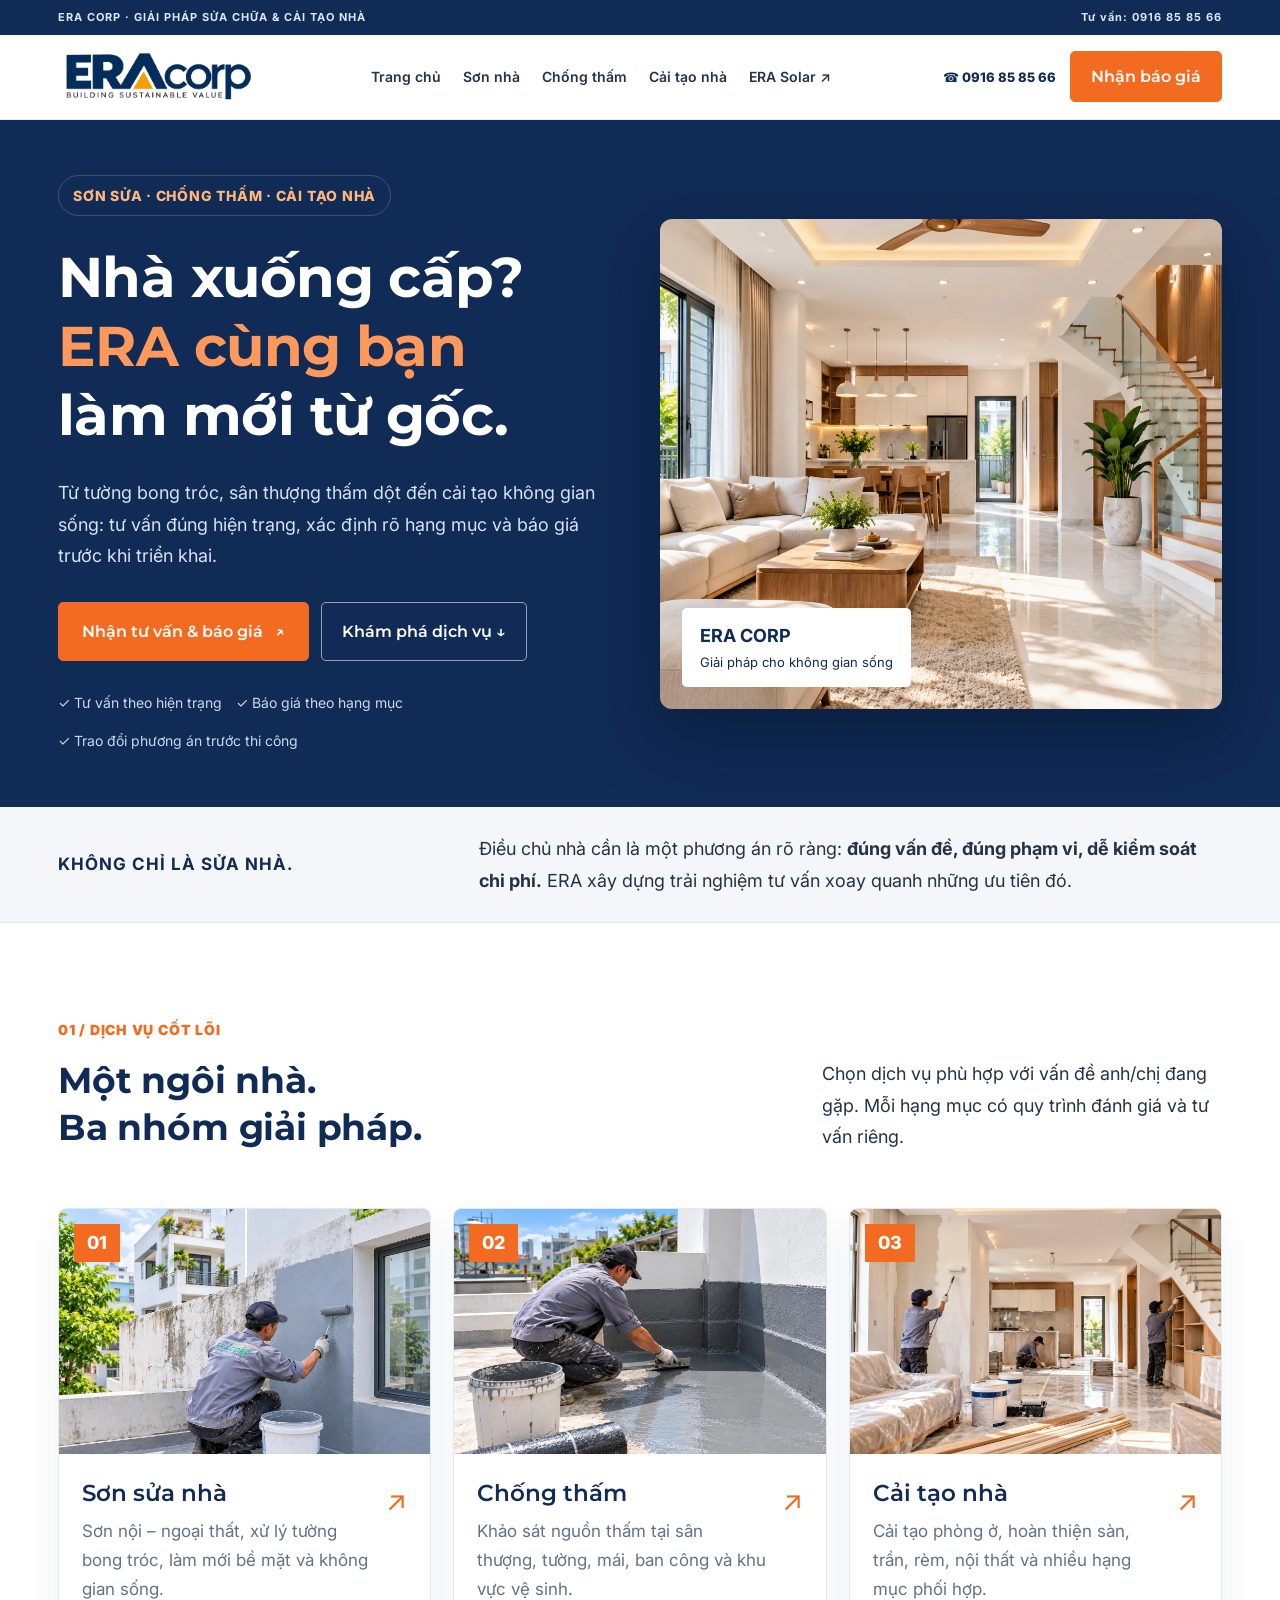
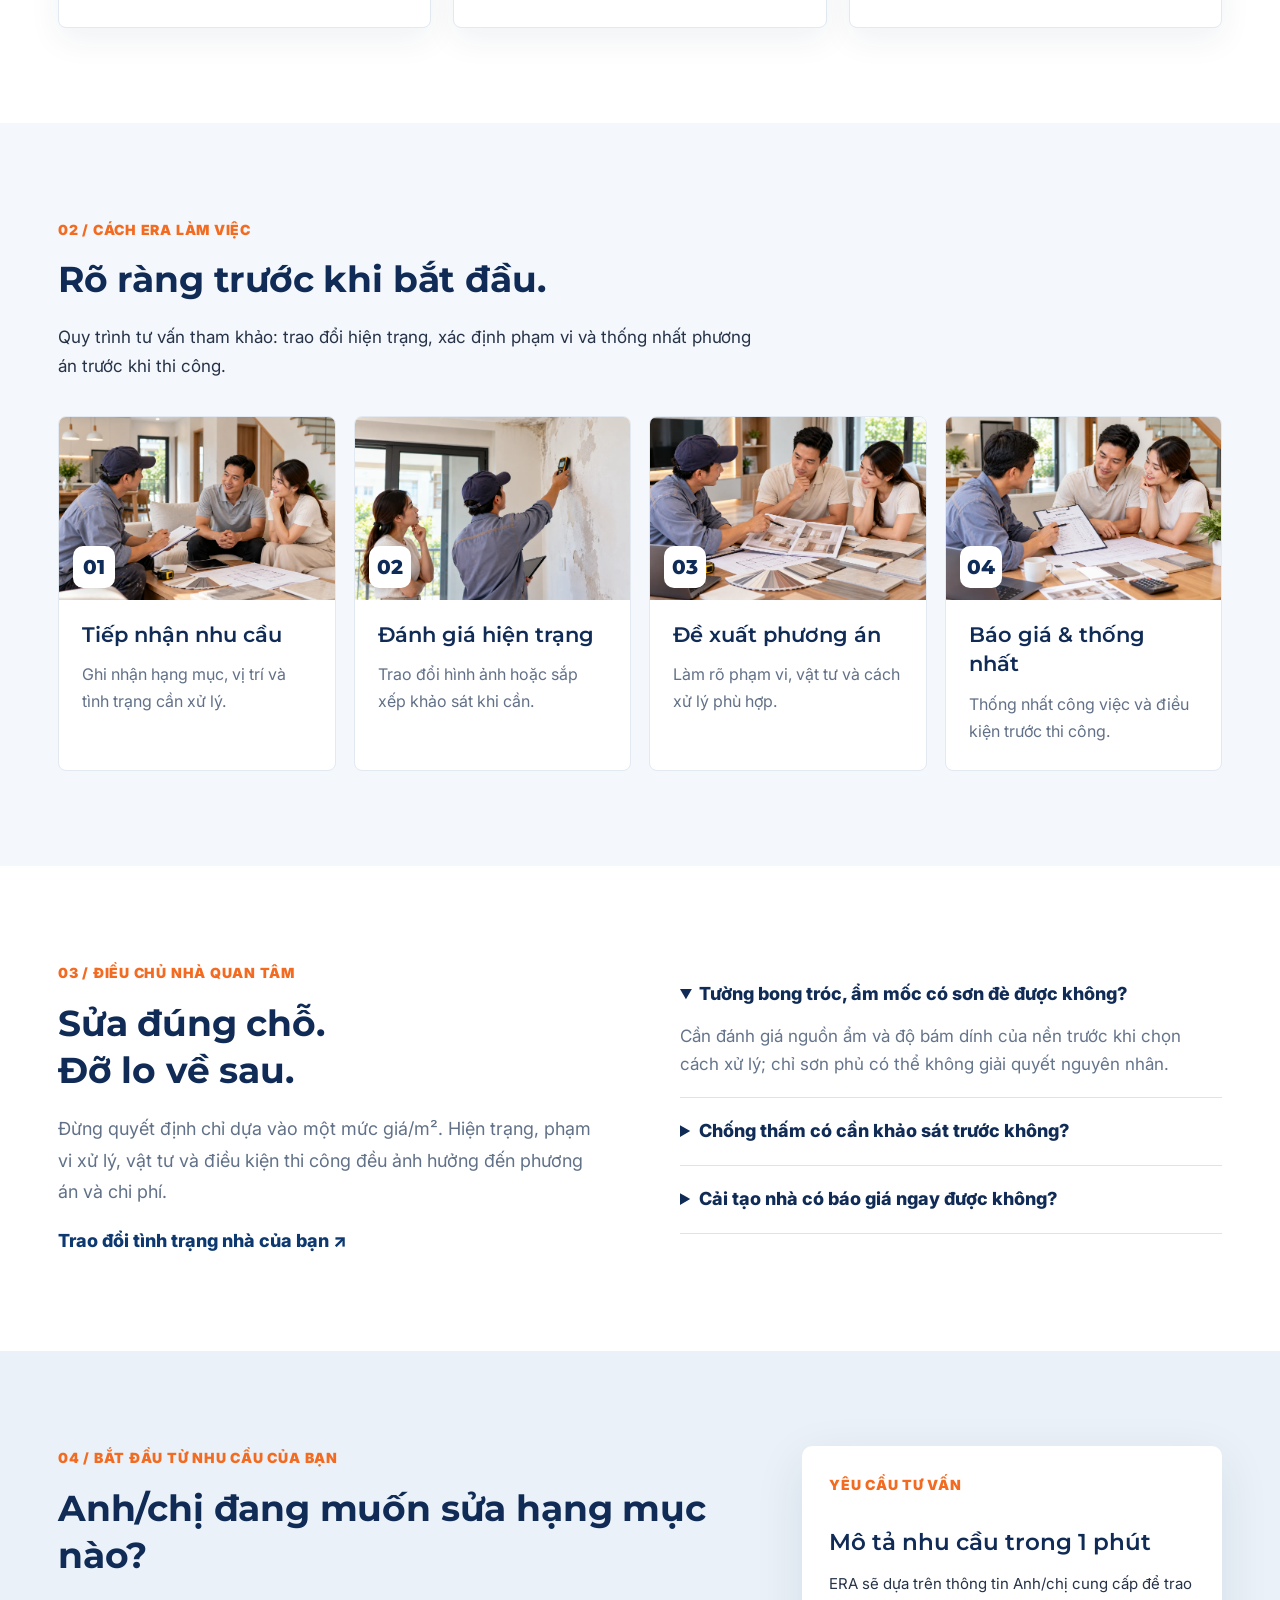
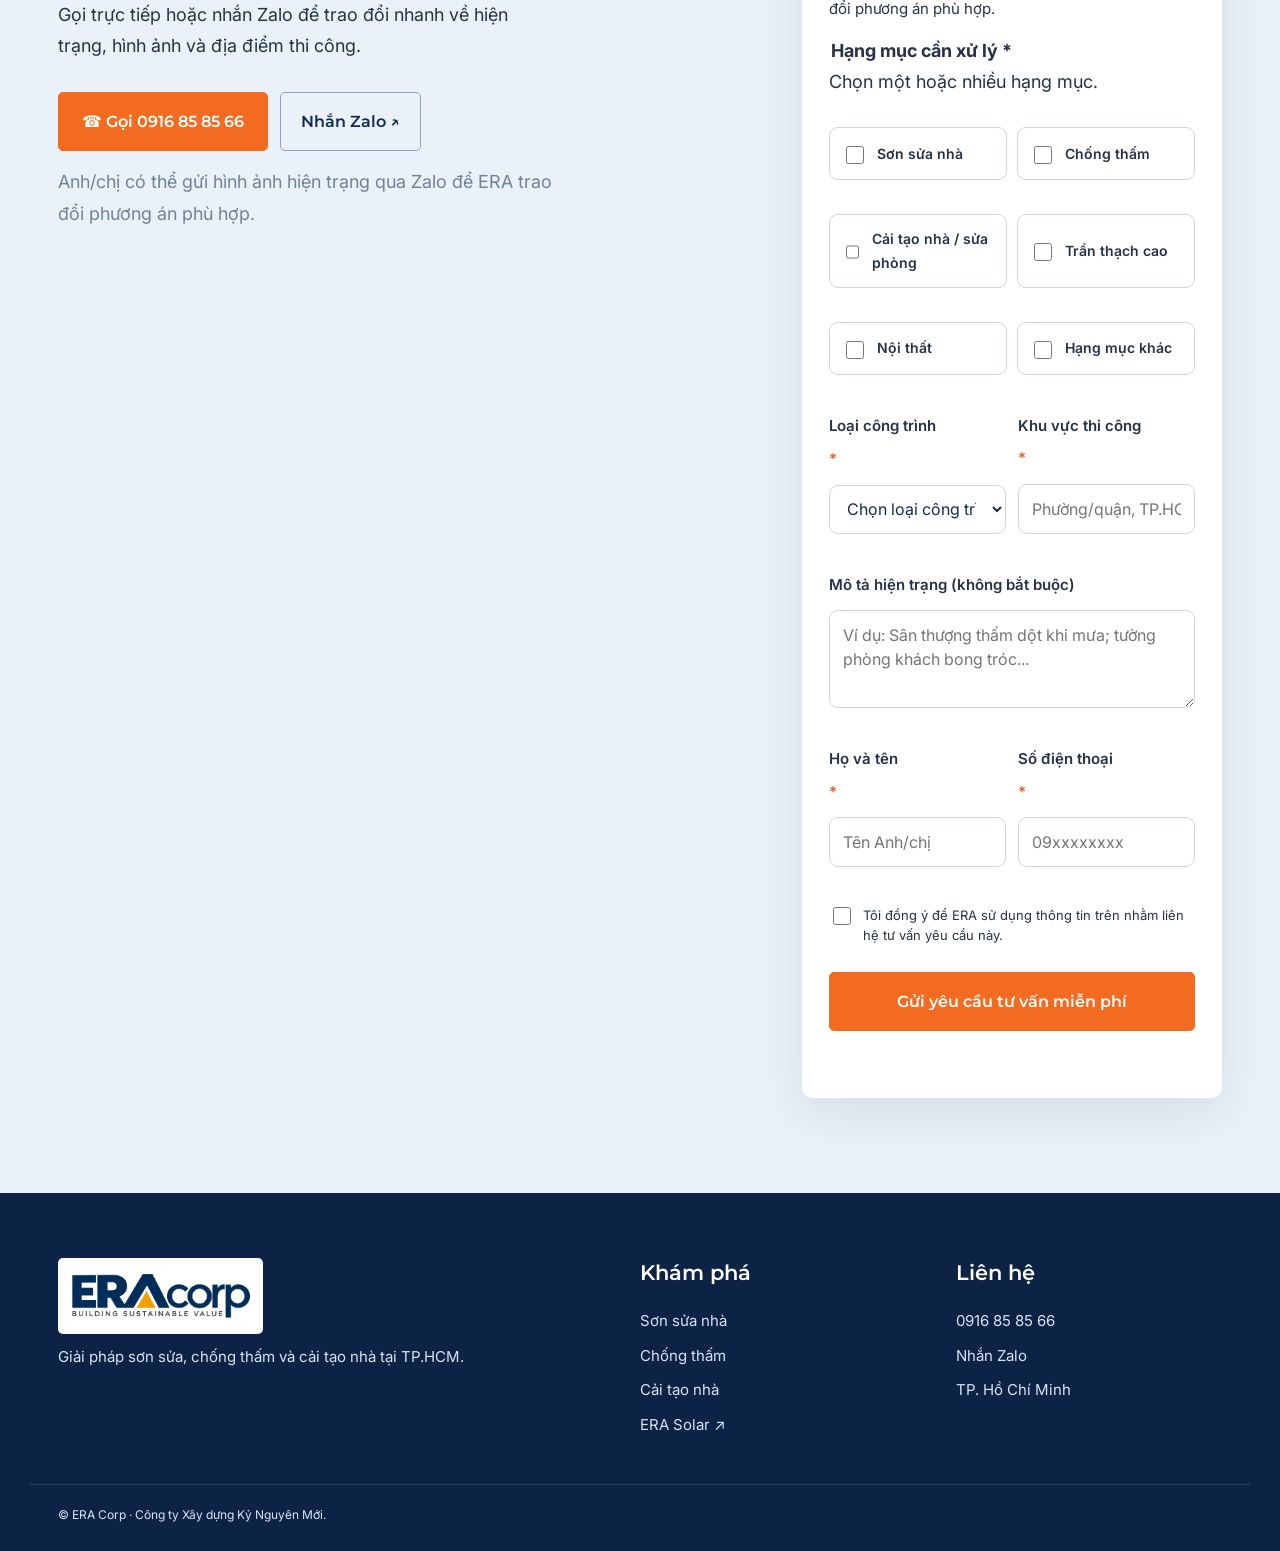
<file: index.html>
<!doctype html><html lang="vi"><head><!-- Google Tag Manager --><script>(function(w,d,s,l,i){w[l]=w[l]||[];w[l].push({'gtm.start':new Date().getTime(),event:'gtm.js'});var f=d.getElementsByTagName(s)[0],j=d.createElement(s),dl=l!='dataLayer'?'&l='+l:'';j.async=true;j.src='https://www.googletagmanager.com/gtm.js?id='+i+dl;f.parentNode.insertBefore(j,f);})(window,document,'script','dataLayer','GTM-TDH3HC92');</script><!-- End Google Tag Manager --><meta charset="utf-8"><meta name="viewport" content="width=device-width,initial-scale=1"><meta name="description" content="ERA Corp - tư vấn sơn sửa nhà, chống thấm và cải tạo nhà tại TP.HCM. Trao đổi hiện trạng, nhận phương án và báo giá theo hạng mục."><title>ERA Corp | Sơn sửa, Chống thấm & Cải tạo nhà TP.HCM</title><link rel="stylesheet" href="./assets/css/style.css?v=20261027eralogo1"><link rel="preconnect" href="https://fonts.googleapis.com"><link rel="preconnect" href="https://fonts.gstatic.com" crossorigin><link href="https://fonts.googleapis.com/css2?family=Inter:wght@400;500;600;700;800&family=Montserrat:wght@600;700;800;900&display=swap" rel="stylesheet"><link rel="icon" type="image/png" sizes="512x512" href="./assets/Biểu tượng chữ A hình học xanh navy.png"><link rel="apple-touch-icon" sizes="180x180" href="./assets/Biểu tượng chữ A vàng trên nền xanh tím than.png"></head><body><!-- Google Tag Manager (noscript) --><noscript><iframe src="https://www.googletagmanager.com/ns.html?id=GTM-TDH3HC92" height="0" width="0" style="display:none;visibility:hidden"></iframe></noscript><!-- End Google Tag Manager (noscript) -->
<div class="topstrip"><div class="wrap topinner"><span>ERA CORP · GIẢI PHÁP SỬA CHỮA & CẢI TẠO NHÀ</span><a href="tel:0916858566">Tư vấn: 0916 85 85 66</a></div></div>
<header class="header"><div class="wrap nav"><a class="brandmark" href="./"><picture class="era-logo-picture"><source media="(max-width:780px)" srcset="./assets/Logo Eracorp Mobile nền trong suốt.png"><img class="era-logo-image" src="./assets/Logo Eracorp Destop nền trong suốt.png" alt="ERAcorp — Building Sustainable Value" width="600" height="200" decoding="async"></picture></a><nav class="links" id="era-navigation"><a href="./">Trang chủ</a><a href="./son-nha/">Sơn nhà</a><a href="./chong-tham/">Chống thấm</a><a href="./cai-tao-nha/">Cải tạo nhà</a><a href="https://solar.eracorp.vn/" target="_blank" rel="noopener noreferrer">ERA Solar ↗</a></nav><div class="navright"><a class="navphone" href="tel:0916858566">☎ 0916 85 85 66</a><a class="btn" href="#tu-van">Nhận báo giá</a><button class="menu-toggle" type="button" aria-label="Mở menu" aria-expanded="false" aria-controls="era-navigation">☰</button></div></div></header>
<main><section class="newhero"><div class="wrap herowrap"><div class="hero-copy"><div class="pill">SƠN SỬA · CHỐNG THẤM · CẢI TẠO NHÀ</div><h1>Nhà xuống cấp?<br><em>ERA cùng bạn</em><br>làm mới từ gốc.</h1><p class="hero-desc">Từ tường bong tróc, sân thượng thấm dột đến cải tạo không gian sống: tư vấn đúng hiện trạng, xác định rõ hạng mục và báo giá trước khi triển khai.</p><div class="hero-buttons"><a class="btn btn-large" href="#tu-van">Nhận tư vấn & báo giá <span>↗</span></a><a class="btn btn-ghost" href="#dich-vu">Khám phá dịch vụ ↓</a></div><div class="trustline"><span>✓ Tư vấn theo hiện trạng</span><span>✓ Báo giá theo hạng mục</span><span>✓ Trao đổi phương án trước thi công</span></div></div><div class="hero-photo"><img width="1600" height="900" src="./assets/Phòng khách hiện đại ngập nắng (1).webp" alt="Không gian nhà phố Việt Nam sáng thoáng sau cải tạo" loading="eager"><div class="photo-tag"><b>ERA CORP</b><span>Giải pháp cho không gian sống</span></div></div></div></section>
<section class="introline"><div class="wrap intro-grid"><b>KHÔNG CHỈ LÀ SỬA NHÀ.</b><p>Điều chủ nhà cần là một phương án rõ ràng: <strong>đúng vấn đề, đúng phạm vi, dễ kiểm soát chi phí.</strong> ERA xây dựng trải nghiệm tư vấn xoay quanh những ưu tiên đó.</p></div></section>
<section class="section" id="dich-vu"><div class="wrap"><div class="section-heading"><div><div class="eyebrow">01 / DỊCH VỤ CỐT LÕI</div><h2>Một ngôi nhà.<br>Ba nhóm giải pháp.</h2></div><p>Chọn dịch vụ phù hợp với vấn đề anh/chị đang gặp. Mỗi hạng mục có quy trình đánh giá và tư vấn riêng.</p></div><div class="service-grid">
<a class="service-card" href="./son-nha/"><div class="service-img"><img width="1200" height="900" src="./assets/Thợ sơn chống thấm cải tạo tường nhà.webp" alt="Thợ Việt Nam sơn sửa làm mới không gian sống" loading="lazy"><span>01</span></div><div class="service-body"><div><h3>Sơn sửa nhà</h3><p>Sơn nội – ngoại thất, xử lý tường bong tróc, làm mới bề mặt và không gian sống.</p></div><span class="arrow">↗</span></div></a>
<a class="service-card" href="./chong-tham/"><div class="service-img"><img width="1200" height="900" src="./assets/Thợ thi công chống thấm sân thượng.webp" alt="Thợ thi công chống thấm sân thượng nhà phố Việt Nam" loading="lazy"><span>02</span></div><div class="service-body"><div><h3>Chống thấm</h3><p>Khảo sát nguồn thấm tại sân thượng, tường, mái, ban công và khu vực vệ sinh.</p></div><span class="arrow">↗</span></div></a>
<a class="service-card" href="./cai-tao-nha/"><div class="service-img"><img width="1200" height="900" src="./assets/Cải tạo không gian sống hiện đại.webp" alt="Cải tạo nhà phố nâng cao công năng sử dụng" loading="lazy"><span>03</span></div><div class="service-body"><div><h3>Cải tạo nhà</h3><p>Cải tạo phòng ở, hoàn thiện sàn, trần, rèm, nội thất và nhiều hạng mục phối hợp.</p></div><span class="arrow">↗</span></div></a></div></div></section>
<section class="section process"><div class="wrap"><div class="eyebrow">02 / CÁCH ERA LÀM VIỆC</div><h2>Rõ ràng trước khi bắt đầu.</h2><p class="process-intro">Quy trình tư vấn tham khảo: trao đổi hiện trạng, xác định phạm vi và thống nhất phương án trước khi thi công.</p><div class="steps"><div class="step-card"><div class="step-visual"><img src="./assets/Tư vấn cải tạo nhà hiện đại (1).webp" alt="Tiếp nhận nhu cầu cải tạo sửa chữa nhà" width="1200" height="900" loading="lazy" decoding="async" onerror="this.hidden=true;this.nextElementSibling.hidden=false"><span class="step-image-fallback" hidden><svg viewBox="0 0 24 24" aria-hidden="true" fill="none" stroke="currentColor" stroke-width="1.8" stroke-linecap="round" stroke-linejoin="round"><path d="M7 3h10a2 2 0 0 1 2 2v14a2 2 0 0 1-2 2H7a2 2 0 0 1-2-2V5a2 2 0 0 1 2-2Z"/><path d="M10 17h4M9 7h6M9 11h4"/></svg></span><span class="step-number">01</span></div><h3>Tiếp nhận nhu cầu</h3><p>Ghi nhận hạng mục, vị trí và tình trạng cần xử lý.</p></div><div class="step-card"><div class="step-visual"><img src="./assets/Kiểm tra tường hư hỏng trong nhà.webp" alt="Kỹ thuật viên kiểm tra đánh giá hiện trạng tường nhà" width="1200" height="900" loading="lazy" decoding="async" onerror="this.hidden=true;this.nextElementSibling.hidden=false"><span class="step-image-fallback" hidden><svg viewBox="0 0 24 24" aria-hidden="true" fill="none" stroke="currentColor" stroke-width="1.8" stroke-linecap="round" stroke-linejoin="round"><path d="M3 20l6-6M10 4a7 7 0 1 1 0 14 7 7 0 0 1 0-14Z"/><path d="M7 11l2 2 4-5"/></svg></span><span class="step-number">02</span></div><h3>Đánh giá hiện trạng</h3><p>Trao đổi hình ảnh hoặc sắp xếp khảo sát khi cần.</p></div><div class="step-card"><div class="step-visual"><img src="./assets/Tư vấn thiết kế nội thất hiện đại.webp" alt="Trao đổi phương án cải tạo và lựa chọn vật tư" width="1200" height="900" loading="lazy" decoding="async" onerror="this.hidden=true;this.nextElementSibling.hidden=false"><span class="step-image-fallback" hidden><svg viewBox="0 0 24 24" aria-hidden="true" fill="none" stroke="currentColor" stroke-width="1.8" stroke-linecap="round" stroke-linejoin="round"><path d="M4 4h16v16H4zM9 4v16M4 10h16M13 14h4M13 17h3"/></svg></span><span class="step-number">03</span></div><h3>Đề xuất phương án</h3><p>Làm rõ phạm vi, vật tư và cách xử lý phù hợp.</p></div><div class="step-card"><div class="step-visual"><img src="./assets/Tư vấn báo giá cải tạo nhà.webp" alt="Tư vấn báo giá và thống nhất hạng mục thi công" width="1200" height="900" loading="lazy" decoding="async" onerror="this.hidden=true;this.nextElementSibling.hidden=false"><span class="step-image-fallback" hidden><svg viewBox="0 0 24 24" aria-hidden="true" fill="none" stroke="currentColor" stroke-width="1.8" stroke-linecap="round" stroke-linejoin="round"><path d="M6 3h9l4 4v14H6zM15 3v5h4M9 12h7M9 16h7M9 19h4"/></svg></span><span class="step-number">04</span></div><h3>Báo giá & thống nhất</h3><p>Thống nhất công việc và điều kiện trước thi công.</p></div></div></div></section>
<section class="section pain"><div class="wrap pain-grid"><div><div class="eyebrow">03 / ĐIỀU CHỦ NHÀ QUAN TÂM</div><h2>Sửa đúng chỗ.<br>Đỡ lo về sau.</h2><p>Đừng quyết định chỉ dựa vào một mức giá/m². Hiện trạng, phạm vi xử lý, vật tư và điều kiện thi công đều ảnh hưởng đến phương án và chi phí.</p><a class="textlink" href="#tu-van">Trao đổi tình trạng nhà của bạn ↗</a></div><div class="qa"><details open><summary>Tường bong tróc, ẩm mốc có sơn đè được không?</summary><p>Cần đánh giá nguồn ẩm và độ bám dính của nền trước khi chọn cách xử lý; chỉ sơn phủ có thể không giải quyết nguyên nhân.</p></details><details><summary>Chống thấm có cần khảo sát trước không?</summary><p>Nên xác định đường nước xâm nhập, tình trạng lớp nền và khu vực liên quan trước khi chọn vật liệu.</p></details><details><summary>Cải tạo nhà có báo giá ngay được không?</summary><p>ERA có thể trao đổi phạm vi sơ bộ; báo giá chính xác cần thông tin khối lượng, vật tư và hiện trạng.</p></details></div></div></section>
<section class="section contact-section" id="tu-van"><div class="wrap contact-grid"><div><div class="eyebrow">04 / BẮT ĐẦU TỪ NHU CẦU CỦA BẠN</div><h2>Anh/chị đang muốn sửa hạng mục nào?</h2><p>Gọi trực tiếp hoặc nhắn Zalo để trao đổi nhanh về hiện trạng, hình ảnh và địa điểm thi công.</p><div class="contact-links"><a class="btn btn-large" href="tel:0916858566" data-contact="phone">☎ Gọi 0916 85 85 66</a><a class="btn btn-ghost-dark" href="https://zalo.me/0916858566" target="_blank" rel="noopener noreferrer" data-contact="zalo">Nhắn Zalo ↗</a></div><p class="small-note">Anh/chị có thể gửi hình ảnh hiện trạng qua Zalo để ERA trao đổi phương án phù hợp.</p></div><form class="lead-form era-request-form" data-lead-form aria-labelledby="lead-form-title"><div class="eyebrow">YÊU CẦU TƯ VẤN</div><h3 id="lead-form-title">Mô tả nhu cầu trong 1 phút</h3><p class="form-intro">ERA sẽ dựa trên thông tin Anh/chị cung cấp để trao đổi phương án phù hợp.</p><fieldset class="service-picks"><legend>Hạng mục cần xử lý *</legend><p>Chọn một hoặc nhiều hạng mục.</p><div class="service-picks-grid"><label><input type="checkbox" name="services" value="Sơn sửa nhà"><span>Sơn sửa nhà</span></label><label><input type="checkbox" name="services" value="Chống thấm"><span>Chống thấm</span></label><label><input type="checkbox" name="services" value="Cải tạo nhà / sửa phòng"><span>Cải tạo nhà / sửa phòng</span></label><label><input type="checkbox" name="services" value="Trần thạch cao"><span>Trần thạch cao</span></label><label><input type="checkbox" name="services" value="Nội thất"><span>Nội thất</span></label><label><input type="checkbox" name="services" value="Hạng mục khác"><span>Hạng mục khác</span></label></div><p data-service-error hidden>Vui lòng chọn ít nhất một hạng mục.</p></fieldset><div class="form-two-col"><label>Loại công trình <span aria-hidden="true">*</span><select name="property_type" required><option value="">Chọn loại công trình</option><option>Nhà phố</option><option>Căn hộ chung cư</option><option>Nhà cấp 4</option><option>Khác</option></select></label><label>Khu vực thi công <span aria-hidden="true">*</span><input name="area" required maxlength="100" placeholder="Phường/quận, TP.HCM" autocomplete="address-level2"></label></div><label>Mô tả hiện trạng (không bắt buộc)<textarea name="message" rows="3" maxlength="1200" placeholder="Ví dụ: Sân thượng thấm dột khi mưa; tường phòng khách bong tróc..."></textarea></label><div class="form-two-col"><label>Họ và tên <span aria-hidden="true">*</span><input name="name" required maxlength="100" autocomplete="name" placeholder="Tên Anh/chị"></label><label>Số điện thoại <span aria-hidden="true">*</span><input name="phone" type="tel" required inputmode="tel" autocomplete="tel" pattern="0[0-9]{9}" title="Nhập 10 chữ số, bắt đầu bằng số 0" placeholder="09xxxxxxxx"></label></div><label class="form-consent"><input type="checkbox" name="consent" required> <span>Tôi đồng ý để ERA sử dụng thông tin trên nhằm liên hệ tư vấn yêu cầu này.</span></label><button type="submit" class="btn btn-large">Gửi yêu cầu tư vấn miễn phí</button><p data-lead-feedback role="status" aria-live="polite" style="margin-top:12px;font-size:14px"></p></form></div></section></main>
<footer class="footer"><div class="wrap footer-grid"><div><div class="brandmark"><picture class="era-logo-picture"><source media="(max-width:780px)" srcset="./assets/Logo Eracorp Mobile nền trong suốt.png"><img class="era-logo-image" src="./assets/Logo Eracorp Destop nền trong suốt.png" alt="ERAcorp — Building Sustainable Value" width="600" height="200" decoding="async"></picture></div><p>Giải pháp sơn sửa, chống thấm và cải tạo nhà tại TP.HCM.</p></div><div><h3>Khám phá</h3><a href="./son-nha/">Sơn sửa nhà</a><a href="./chong-tham/">Chống thấm</a><a href="./cai-tao-nha/">Cải tạo nhà</a><a href="https://solar.eracorp.vn/" target="_blank" rel="noopener noreferrer">ERA Solar ↗</a></div><div><h3>Liên hệ</h3><a href="tel:0916858566">0916 85 85 66</a><a href="https://zalo.me/0916858566" target="_blank" rel="noopener noreferrer">Nhắn Zalo</a><p>TP. Hồ Chí Minh</p></div></div><div class="wrap copyright">© ERA Corp · Công ty Xây dựng Kỷ Nguyên Mới.</div></footer>
<div class="mobile-cta"><a href="tel:0916858566" data-contact="phone">☎ Gọi tư vấn</a><a href="https://zalo.me/0916858566" target="_blank" rel="noopener noreferrer" data-contact="zalo">Nhắn Zalo ↗</a></div><script src="./assets/js/main.js?v=20261026popup2" defer></script></body></html>
</file>
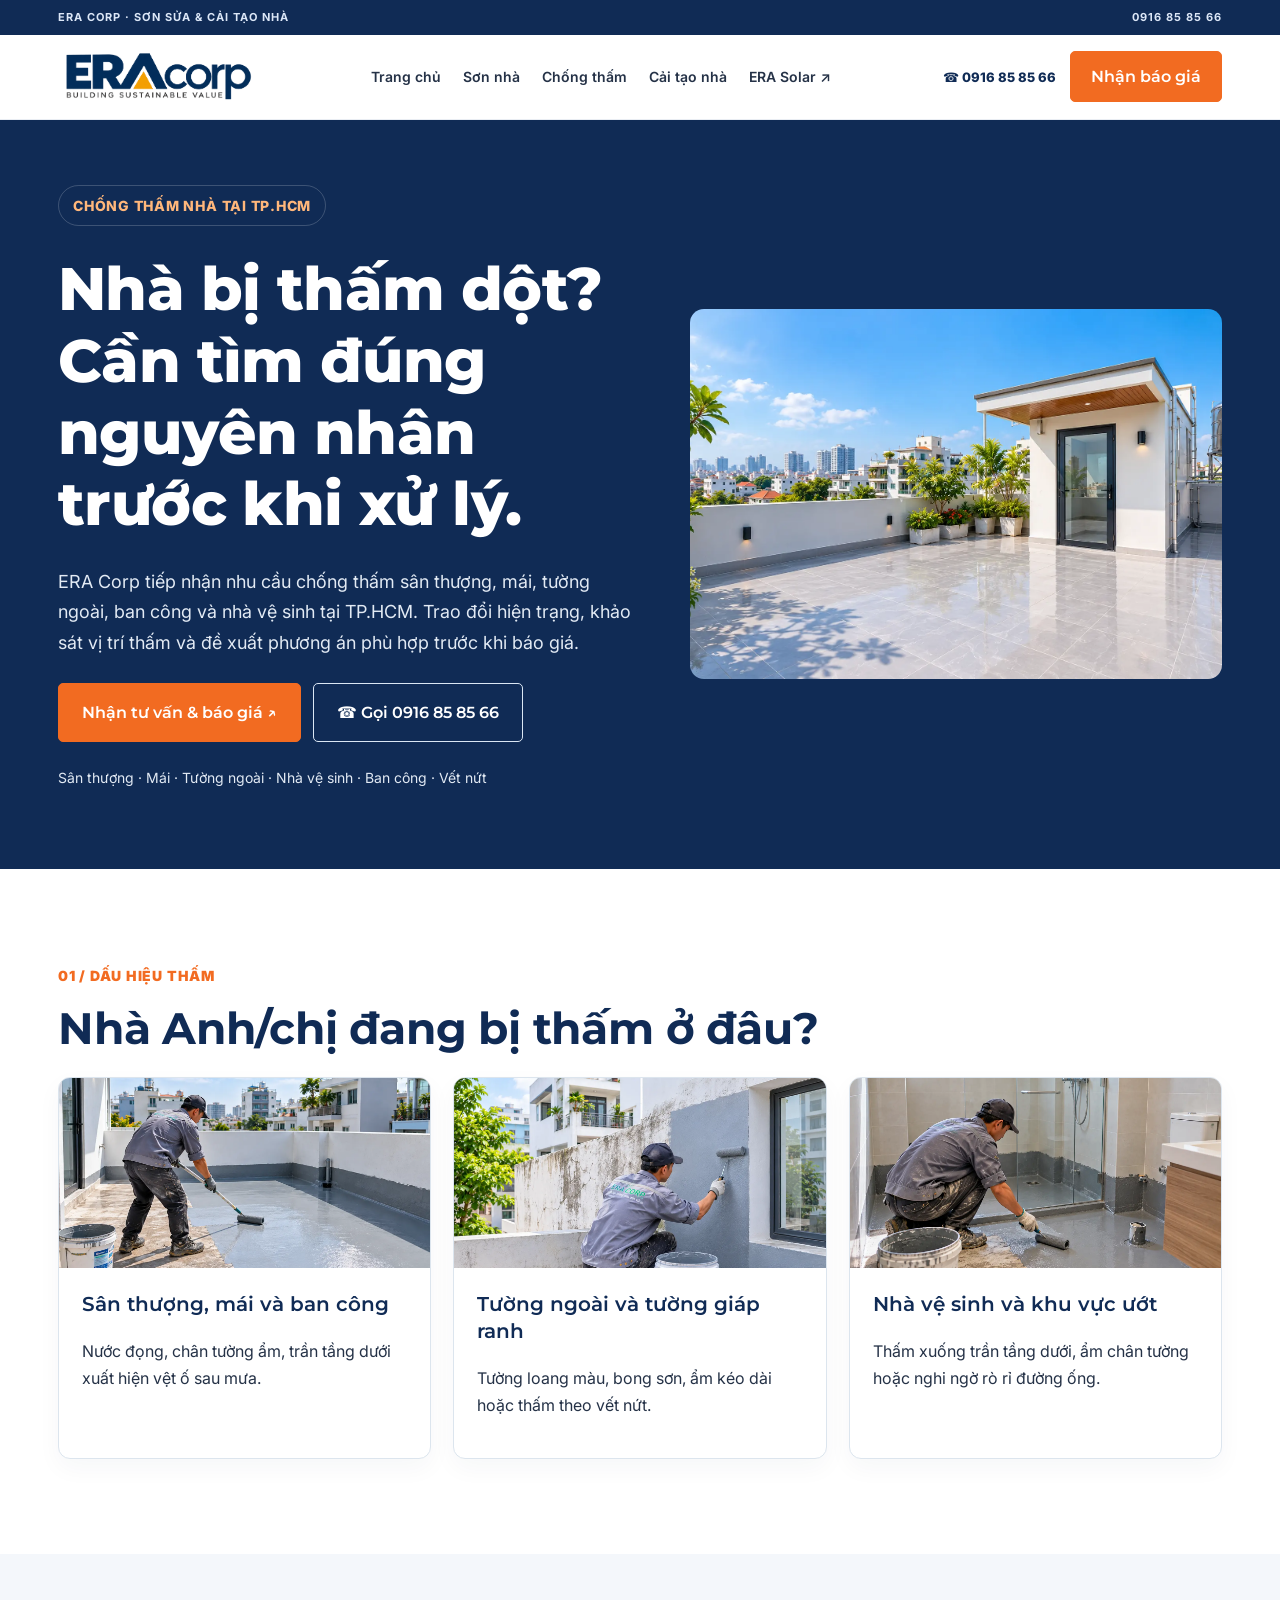
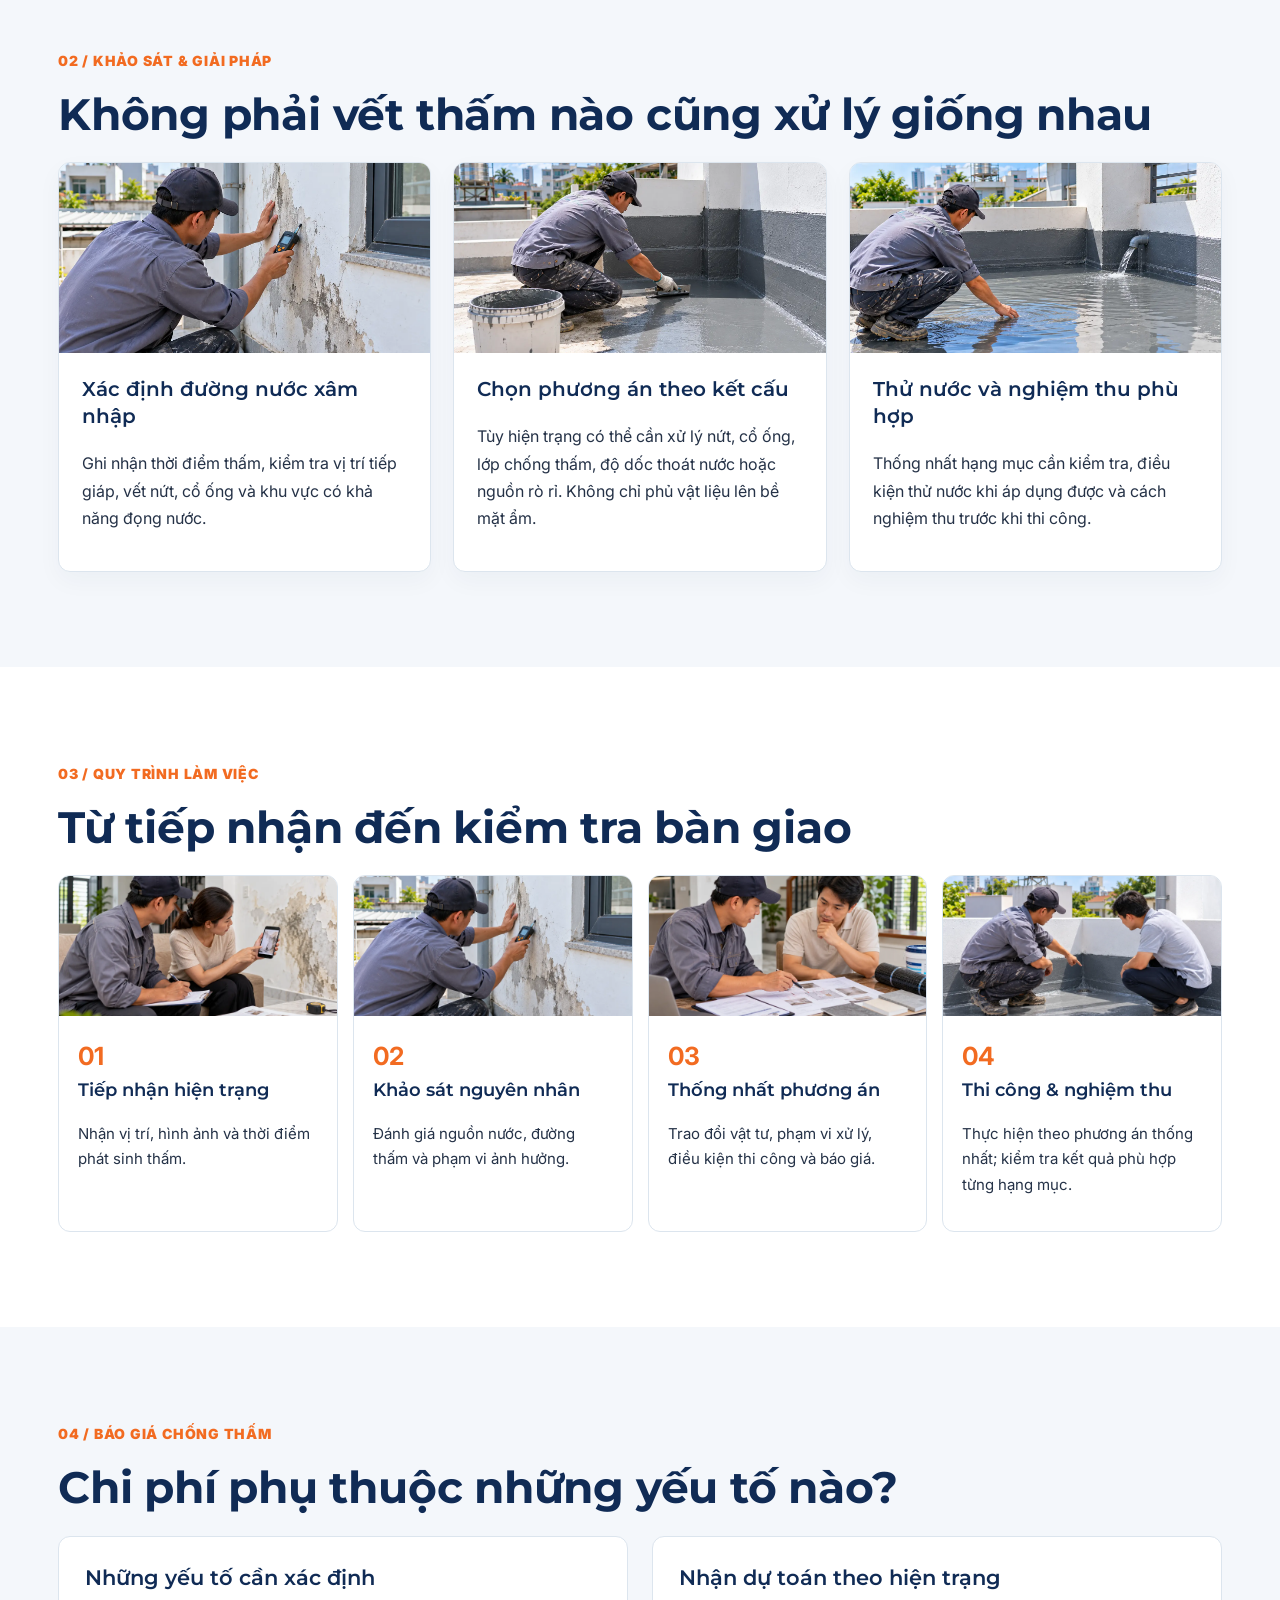
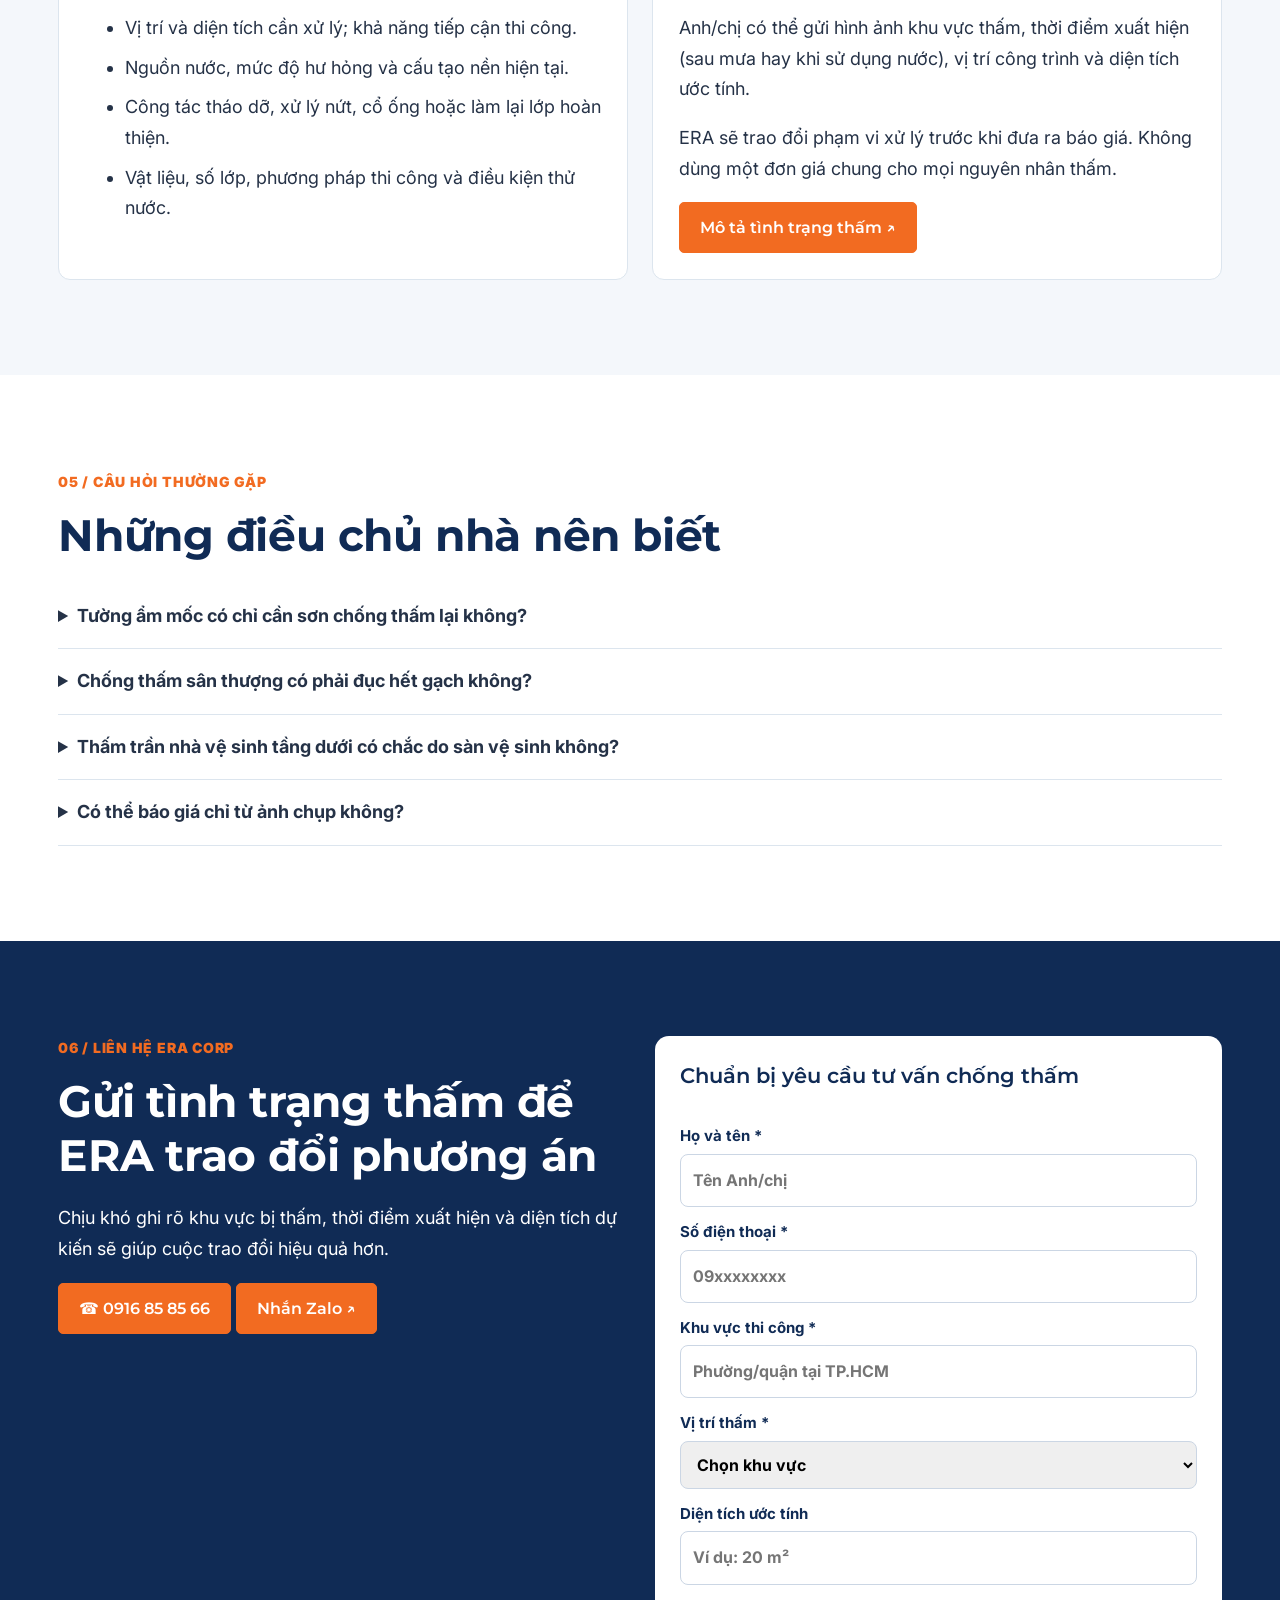
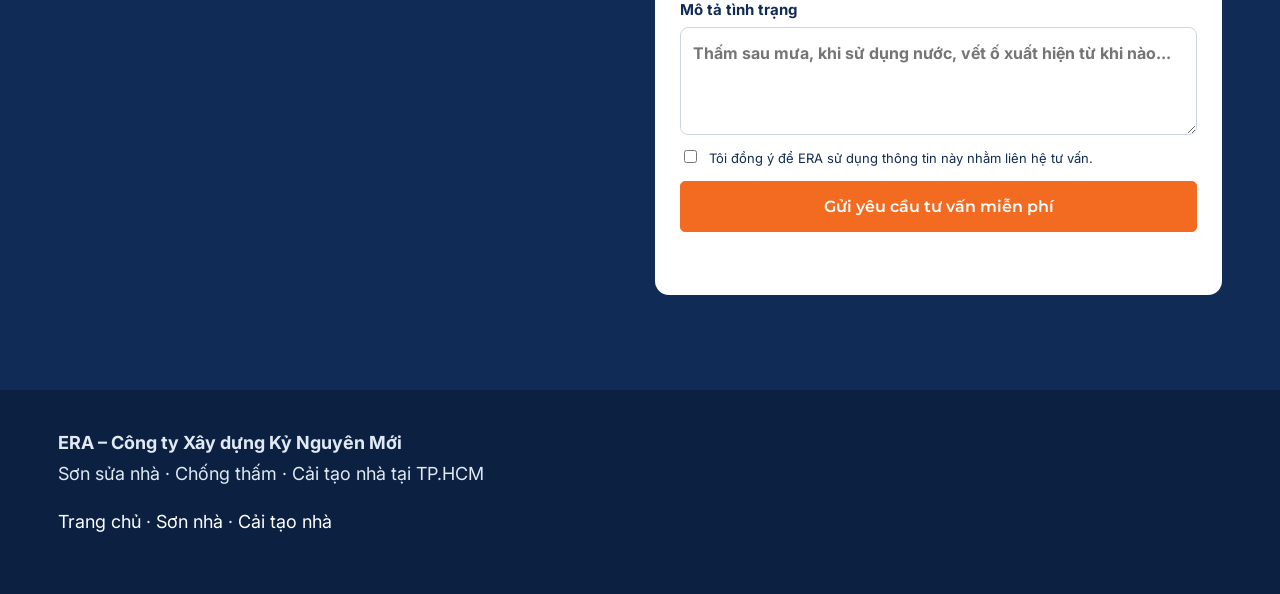
<file: chong-tham/index.html>
<!doctype html><html lang="vi"><head><!-- Google Tag Manager --><script>(function(w,d,s,l,i){w[l]=w[l]||[];w[l].push({'gtm.start':new Date().getTime(),event:'gtm.js'});var f=d.getElementsByTagName(s)[0],j=d.createElement(s),dl=l!='dataLayer'?'&l='+l:'';j.async=true;j.src='https://www.googletagmanager.com/gtm.js?id='+i+dl;f.parentNode.insertBefore(j,f);})(window,document,'script','dataLayer','GTM-TDH3HC92');</script><!-- End Google Tag Manager --><meta charset="utf-8"><meta name="viewport" content="width=device-width,initial-scale=1"><title>Chống thấm nhà TP.HCM | Sân thượng, tường, nhà vệ sinh – ERA Corp</title><meta name="description" content="ERA Corp tư vấn chống thấm nhà tại TP.HCM: sân thượng, tường ngoài, nhà vệ sinh, ban công. Khảo sát nguyên nhân, đề xuất giải pháp và báo giá theo hiện trạng."><meta name="robots" content="index,follow"><link rel="canonical" href="https://eracorp.vn/chong-tham/"><link rel="preconnect" href="https://fonts.googleapis.com"><link rel="preconnect" href="https://fonts.gstatic.com" crossorigin><link href="https://fonts.googleapis.com/css2?family=Inter:wght@400;500;600;700;800&family=Montserrat:wght@600;700;800;900&display=swap" rel="stylesheet"><link rel="stylesheet" href="../assets/css/style.css?v=20261027eralogo1"><style>
.water-hero{background:#102b55;color:#fff;padding:65px 0}.water-hero h1{color:#fff;font-size:clamp(38px,4.7vw,62px);line-height:1.19;font-weight:800}.water-hero p{color:#e2eaf4;font-size:18px}.water-hero-grid{display:grid;grid-template-columns:1.05fr .95fr;gap:45px;align-items:center}.water-hero img{width:100%;height:370px;object-fit:cover;border-radius:14px}.water-actions{display:flex;gap:12px;flex-wrap:wrap;margin:24px 0}.water-actions .outline{background:transparent;border:1px solid #dbe7f4;color:#fff}.era-grid{display:grid;grid-template-columns:repeat(3,minmax(0,1fr));gap:22px}.era-card{background:#fff;border:1px solid #dce5ee;border-radius:12px;overflow:hidden;box-shadow:0 9px 25px #122e4a0a}.era-card img{width:100%;height:190px;object-fit:cover;display:block;background:#e8edf3}.era-card-body{padding:23px}.era-card h3{font-size:20px;line-height:1.35}.era-card p{font-size:16px;line-height:1.7}.water-muted{background:#f4f7fb}.water-steps{display:grid;grid-template-columns:repeat(4,minmax(0,1fr));gap:15px}.water-step{border:1px solid #dce5ee;border-radius:12px;background:#fff;overflow:hidden}.water-step img{width:100%;height:140px;object-fit:cover}.water-step-body{padding:19px}.water-step strong{color:#f26b21;font-size:25px}.water-step h3{font-size:18px}.water-step p{font-size:15px}.water-price{display:grid;grid-template-columns:1fr 1fr;gap:24px}.water-panel{padding:26px;border:1px solid #dce5ee;border-radius:12px;background:#fff}.water-panel li{margin:9px 0}.water-faq details{padding:17px 0;border-bottom:1px solid #dce5ee}.water-faq summary{cursor:pointer;font-weight:700;font-size:18px}.water-cta{background:#102b55;color:#fff}.water-cta h2{color:#fff}.water-contact{display:grid;grid-template-columns:1fr 1fr;gap:30px}.water-form{display:grid;gap:12px;padding:25px;border-radius:14px;background:#fff;color:#102b55}.water-form label{display:grid;gap:5px;font-size:15px;font-weight:700}.water-form input,.water-form select,.water-form textarea{width:100%;font:inherit;font-size:16px;padding:12px;border:1px solid #cbd6e4;border-radius:8px}.water-form input[type=checkbox]{width:auto}.water-form .hint{font-size:13px;color:#53647b}.water-output{display:none;white-space:pre-wrap;background:#f3f6fa;padding:12px;border-radius:8px;color:#102b55}.water-output.active,.water-copy.active{display:block}.water-copy{display:none}.water-footer{background:#0c2141;color:#e0e9f4;padding:38px 0}.water-footer a{color:#fff}h2{font-family:Montserrat,Inter,Arial,sans-serif;font-size:clamp(29px,3.4vw,44px);line-height:1.25}body{font-family:Inter,Arial,sans-serif;font-size:18px;line-height:1.7}@media(max-width:900px){.water-hero-grid,.water-contact,.water-price{grid-template-columns:1fr}.era-grid{grid-template-columns:repeat(2,minmax(0,1fr))}.water-steps{grid-template-columns:repeat(2,minmax(0,1fr))}}@media(max-width:600px){.water-hero{padding:40px 0}.water-hero h1{font-size:36px}.water-hero p{font-size:16px}.water-hero img{height:220px}.era-grid,.water-steps{grid-template-columns:1fr}.water-actions .btn{width:100%}.water-form{padding:19px}body{font-size:16px}}
</style><link rel="icon" type="image/png" sizes="512x512" href="../assets/Biểu tượng chữ A hình học xanh navy.png"><link rel="apple-touch-icon" sizes="180x180" href="../assets/Biểu tượng chữ A vàng trên nền xanh tím than.png"></head><body><!-- Google Tag Manager (noscript) --><noscript><iframe src="https://www.googletagmanager.com/ns.html?id=GTM-TDH3HC92" height="0" width="0" style="display:none;visibility:hidden"></iframe></noscript><!-- End Google Tag Manager (noscript) --><div class="topstrip"><div class="wrap topinner"><span>ERA CORP · SƠN SỬA & CẢI TẠO NHÀ</span><a href="tel:0916858566">0916 85 85 66</a></div></div><header class="header"><div class="wrap nav"><a class="brandmark" href="../"><picture class="era-logo-picture"><source media="(max-width:780px)" srcset="../assets/Logo Eracorp Mobile nền trong suốt.png"><img class="era-logo-image" src="../assets/Logo Eracorp Destop nền trong suốt.png" alt="ERAcorp — Building Sustainable Value" width="600" height="200" decoding="async"></picture></a><nav class="links" id="era-navigation"><a href="../">Trang chủ</a><a href="../son-nha/">Sơn nhà</a><a href="./" aria-current="page">Chống thấm</a><a href="../cai-tao-nha/">Cải tạo nhà</a><a href="https://solar.eracorp.vn/" target="_blank" rel="noopener noreferrer">ERA Solar ↗</a></nav><div class="navright"><a class="navphone" href="tel:0916858566">☎ 0916 85 85 66</a><a class="btn" href="#tu-van">Nhận báo giá</a><button class="menu-toggle" type="button" aria-label="Mở menu" aria-expanded="false" aria-controls="era-navigation">☰</button></div></div></header><main><section class="water-hero"><div class="wrap water-hero-grid"><div><div class="pill">CHỐNG THẤM NHÀ TẠI TP.HCM</div><h1>Nhà bị thấm dột? Cần tìm đúng nguyên nhân trước khi xử lý.</h1><p>ERA Corp tiếp nhận nhu cầu chống thấm sân thượng, mái, tường ngoài, ban công và nhà vệ sinh tại TP.HCM. Trao đổi hiện trạng, khảo sát vị trí thấm và đề xuất phương án phù hợp trước khi báo giá.</p><div class="water-actions"><a class="btn btn-large" href="#tu-van">Nhận tư vấn & báo giá ↗</a><a class="btn btn-large outline" href="tel:0916858566">☎ Gọi 0916 85 85 66</a></div><p style="font-size:14px">Sân thượng · Mái · Tường ngoài · Nhà vệ sinh · Ban công · Vết nứt</p></div><img src="../assets/Sân thượng xanh giữa phố thị.webp" alt="Ảnh minh họa: Sân thượng xanh giữa phố thị" width="1100" height="800"></div></section><section class="section "><div class="wrap"><div class="eyebrow">01 / DẤU HIỆU THẤM</div><h2>Nhà Anh/chị đang bị thấm ở đâu?</h2><div class="era-grid"><article class="era-card"><img src="../assets/Thi công chống thấm sân thượng đô thị.webp" alt="Ảnh minh họa: Thi công chống thấm sân thượng đô thị" loading="lazy"><div class="era-card-body"><h3>Sân thượng, mái và ban công</h3><p>Nước đọng, chân tường ẩm, trần tầng dưới xuất hiện vệt ố sau mưa.</p></div></article><article class="era-card"><img src="../assets/Thợ sơn chống thấm cải tạo tường nhà.webp" alt="Ảnh minh họa: Thợ sơn chống thấm cải tạo tường nhà" loading="lazy"><div class="era-card-body"><h3>Tường ngoài và tường giáp ranh</h3><p>Tường loang màu, bong sơn, ẩm kéo dài hoặc thấm theo vết nứt.</p></div></article><article class="era-card"><img src="../assets/Thi công chống thấm phòng tắm.webp" alt="Ảnh minh họa: Thi công chống thấm phòng tắm" loading="lazy"><div class="era-card-body"><h3>Nhà vệ sinh và khu vực ướt</h3><p>Thấm xuống trần tầng dưới, ẩm chân tường hoặc nghi ngờ rò rỉ đường ống.</p></div></article></div></div></section><section class="section water-muted"><div class="wrap"><div class="eyebrow">02 / KHẢO SÁT & GIẢI PHÁP</div><h2>Không phải vết thấm nào cũng xử lý giống nhau</h2><div class="era-grid"><article class="era-card"><img src="../assets/Kiểm tra tường ẩm mốc ngoài trời.webp" alt="Ảnh minh họa: Kiểm tra tường ẩm mốc ngoài trời" loading="lazy"><div class="era-card-body"><h3>Xác định đường nước xâm nhập</h3><p>Ghi nhận thời điểm thấm, kiểm tra vị trí tiếp giáp, vết nứt, cổ ống và khu vực có khả năng đọng nước.</p></div></article><article class="era-card"><img src="../assets/Thợ thi công chống thấm sân thượng.webp" alt="Ảnh minh họa: Thợ thi công chống thấm sân thượng" loading="lazy"><div class="era-card-body"><h3>Chọn phương án theo kết cấu</h3><p>Tùy hiện trạng có thể cần xử lý nứt, cổ ống, lớp chống thấm, độ dốc thoát nước hoặc nguồn rò rỉ. Không chỉ phủ vật liệu lên bề mặt ẩm.</p></div></article><article class="era-card"><img src="../assets/Kiểm tra chống thấm sân thượng.webp" alt="Ảnh minh họa: Kiểm tra chống thấm sân thượng" loading="lazy"><div class="era-card-body"><h3>Thử nước và nghiệm thu phù hợp</h3><p>Thống nhất hạng mục cần kiểm tra, điều kiện thử nước khi áp dụng được và cách nghiệm thu trước khi thi công.</p></div></article></div></div></section><section class="section" id="quy-trinh"><div class="wrap"><div class="eyebrow">03 / QUY TRÌNH LÀM VIỆC</div><h2>Từ tiếp nhận đến kiểm tra bàn giao</h2><div class="water-steps"><article class="water-step"><img src="../assets/Tư vấn xử lý tường hư hỏng.webp" alt="Ảnh minh họa quy trình: Tư vấn xử lý tường hư hỏng" loading="lazy"><div class="water-step-body"><strong>01</strong><h3>Tiếp nhận hiện trạng</h3><p>Nhận vị trí, hình ảnh và thời điểm phát sinh thấm.</p></div></article><article class="water-step"><img src="../assets/Kiểm tra tường ẩm mốc ngoài trời.webp" alt="Ảnh minh họa quy trình: Kiểm tra tường ẩm mốc ngoài trời" loading="lazy"><div class="water-step-body"><strong>02</strong><h3>Khảo sát nguyên nhân</h3><p>Đánh giá nguồn nước, đường thấm và phạm vi ảnh hưởng.</p></div></article><article class="water-step"><img src="../assets/Trao đổi phương án sửa chữa nội thất.webp" alt="Ảnh minh họa quy trình: Trao đổi phương án sửa chữa nội thất" loading="lazy"><div class="water-step-body"><strong>03</strong><h3>Thống nhất phương án</h3><p>Trao đổi vật tư, phạm vi xử lý, điều kiện thi công và báo giá.</p></div></article><article class="water-step"><img src="../assets/Kiểm tra chống thấm sân thượng (1).webp" alt="Ảnh minh họa quy trình: Kiểm tra chống thấm sân thượng (1)" loading="lazy"><div class="water-step-body"><strong>04</strong><h3>Thi công & nghiệm thu</h3><p>Thực hiện theo phương án thống nhất; kiểm tra kết quả phù hợp từng hạng mục.</p></div></article></div></div></section><section class="section water-muted"><div class="wrap"><div class="eyebrow">04 / BÁO GIÁ CHỐNG THẤM</div><h2>Chi phí phụ thuộc những yếu tố nào?</h2><div class="water-price"><div class="water-panel"><h3>Những yếu tố cần xác định</h3><ul><li>Vị trí và diện tích cần xử lý; khả năng tiếp cận thi công.</li><li>Nguồn nước, mức độ hư hỏng và cấu tạo nền hiện tại.</li><li>Công tác tháo dỡ, xử lý nứt, cổ ống hoặc làm lại lớp hoàn thiện.</li><li>Vật liệu, số lớp, phương pháp thi công và điều kiện thử nước.</li></ul></div><div class="water-panel"><h3>Nhận dự toán theo hiện trạng</h3><p>Anh/chị có thể gửi hình ảnh khu vực thấm, thời điểm xuất hiện (sau mưa hay khi sử dụng nước), vị trí công trình và diện tích ước tính.</p><p>ERA sẽ trao đổi phạm vi xử lý trước khi đưa ra báo giá. Không dùng một đơn giá chung cho mọi nguyên nhân thấm.</p><a class="btn" href="#tu-van">Mô tả tình trạng thấm ↗</a></div></div></div></section><section class="section water-faq"><div class="wrap"><div class="eyebrow">05 / CÂU HỎI THƯỜNG GẶP</div><h2>Những điều chủ nhà nên biết</h2><details><summary>Tường ẩm mốc có chỉ cần sơn chống thấm lại không?</summary><p>Không phải lúc nào cũng đủ. Cần tìm nguồn ẩm, xử lý nền hư hỏng và chọn hệ vật liệu tương thích; chỉ phủ sơn mới có thể không giải quyết được nguyên nhân.</p></details><details><summary>Chống thấm sân thượng có phải đục hết gạch không?</summary><p>Tùy cấu tạo sàn, lớp hoàn thiện, tình trạng cổ ống và đường thấm. Chỉ sau khi đánh giá hiện trạng mới có thể đề xuất giữ hay tháo dỡ lớp gạch.</p></details><details><summary>Thấm trần nhà vệ sinh tầng dưới có chắc do sàn vệ sinh không?</summary><p>Chưa chắc. Có thể liên quan đến đường ống, cổ ống, mạch gạch, tường hoặc nguồn nước khác. Cần khoanh vùng và kiểm tra trước khi thi công.</p></details><details><summary>Có thể báo giá chỉ từ ảnh chụp không?</summary><p>Ảnh và mô tả giúp trao đổi sơ bộ. Giá cuối cùng cần dựa trên phạm vi xử lý, vật tư và điều kiện thi công đã xác nhận.</p></details></div></section><section class="section water-cta" id="tu-van"><div class="wrap water-contact"><div><div class="eyebrow">06 / LIÊN HỆ ERA CORP</div><h2>Gửi tình trạng thấm để ERA trao đổi phương án</h2><p>Chịu khó ghi rõ khu vực bị thấm, thời điểm xuất hiện và diện tích dự kiến sẽ giúp cuộc trao đổi hiệu quả hơn.</p><p><a class="btn" href="tel:0916858566">☎ 0916 85 85 66</a> <a class="btn" href="https://zalo.me/0916858566" target="_blank" rel="noopener noreferrer">Nhắn Zalo ↗</a></p></div><form class="water-form" id="waterLeadForm" data-lead-form data-service="Chống thấm"><h3>Chuẩn bị yêu cầu tư vấn chống thấm</h3><label>Họ và tên *<input name="name" required maxlength="100" autocomplete="name" placeholder="Tên Anh/chị"></label><label>Số điện thoại *<input name="phone" required type="tel" pattern="0[0-9]{9}" inputmode="tel" autocomplete="tel" placeholder="09xxxxxxxx"></label><label>Khu vực thi công *<input name="area" required maxlength="100" placeholder="Phường/quận tại TP.HCM"></label><label>Vị trí thấm *<select name="detail" required><option value="">Chọn khu vực</option><option>Sân thượng / mái</option><option>Tường ngoài</option><option>Nhà vệ sinh</option><option>Ban công</option><option>Trần / tường trong nhà</option><option>Khác</option></select></label><label>Diện tích ước tính<input name="size" maxlength="100" placeholder="Ví dụ: 20 m²"></label><label>Mô tả tình trạng<textarea name="message" rows="3" placeholder="Thấm sau mưa, khi sử dụng nước, vết ố xuất hiện từ khi nào..."></textarea></label><label style="display:flex;align-items:flex-start;gap:9px;font-size:13px;font-weight:400"><input type="checkbox" required name="consent"> Tôi đồng ý để ERA sử dụng thông tin này nhằm liên hệ tư vấn.</label><button class="btn" type="submit">Gửi yêu cầu tư vấn miễn phí</button><p data-lead-feedback role="status" aria-live="polite" style="margin-top:12px;font-size:14px"></p></form></div></section></main><footer class="water-footer"><div class="wrap"><strong>ERA – Công ty Xây dựng Kỷ Nguyên Mới</strong><p>Sơn sửa nhà · Chống thấm · Cải tạo nhà tại TP.HCM</p><p><a href="../">Trang chủ</a> · <a href="../son-nha/">Sơn nhà</a> · <a href="../cai-tao-nha/">Cải tạo nhà</a></p></div></footer><div class="mobile-cta"><a class="btn alt" href="tel:0916858566" data-contact="phone">☎ Gọi tư vấn</a><a class="btn" href="https://zalo.me/0916858566" target="_blank" rel="noopener noreferrer" data-contact="zalo">Nhắn Zalo ↗</a></div><script src="../assets/js/main.js?v=20261026popup2" defer></script></body></html>
</file>
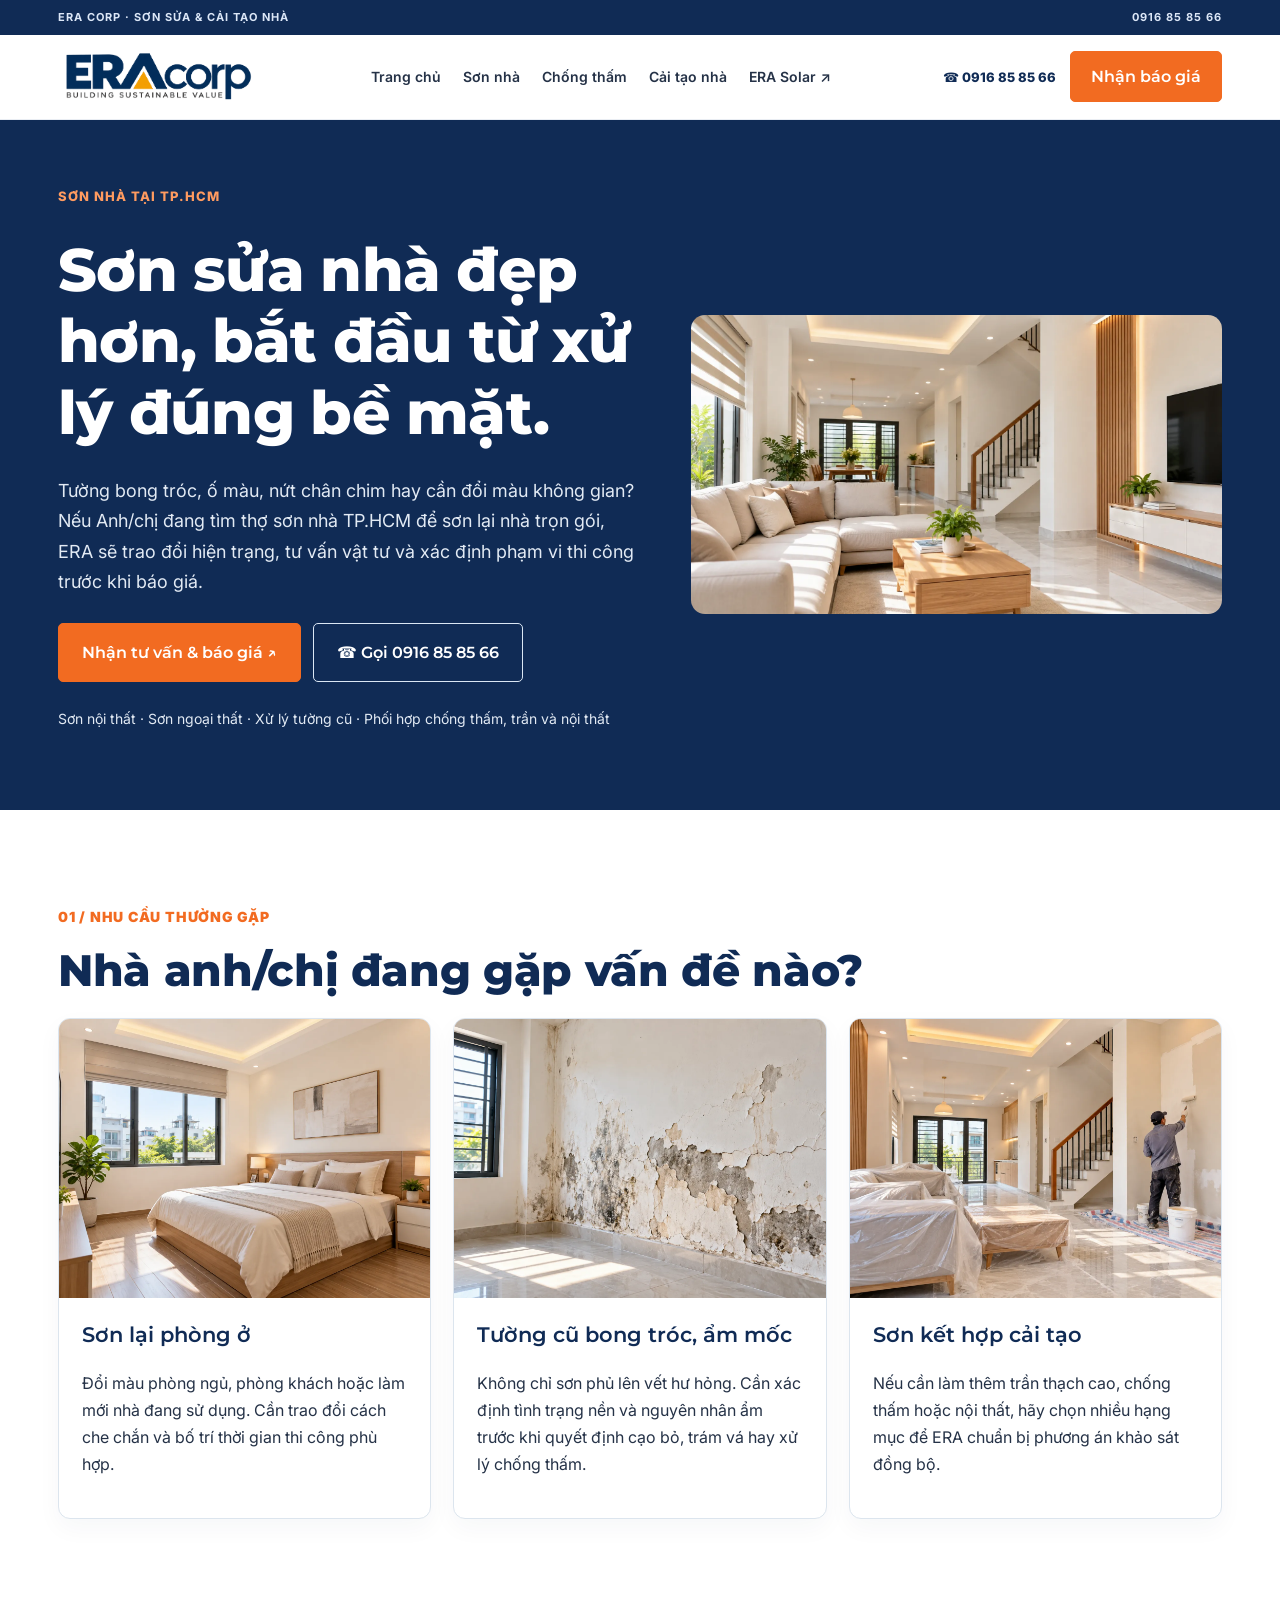
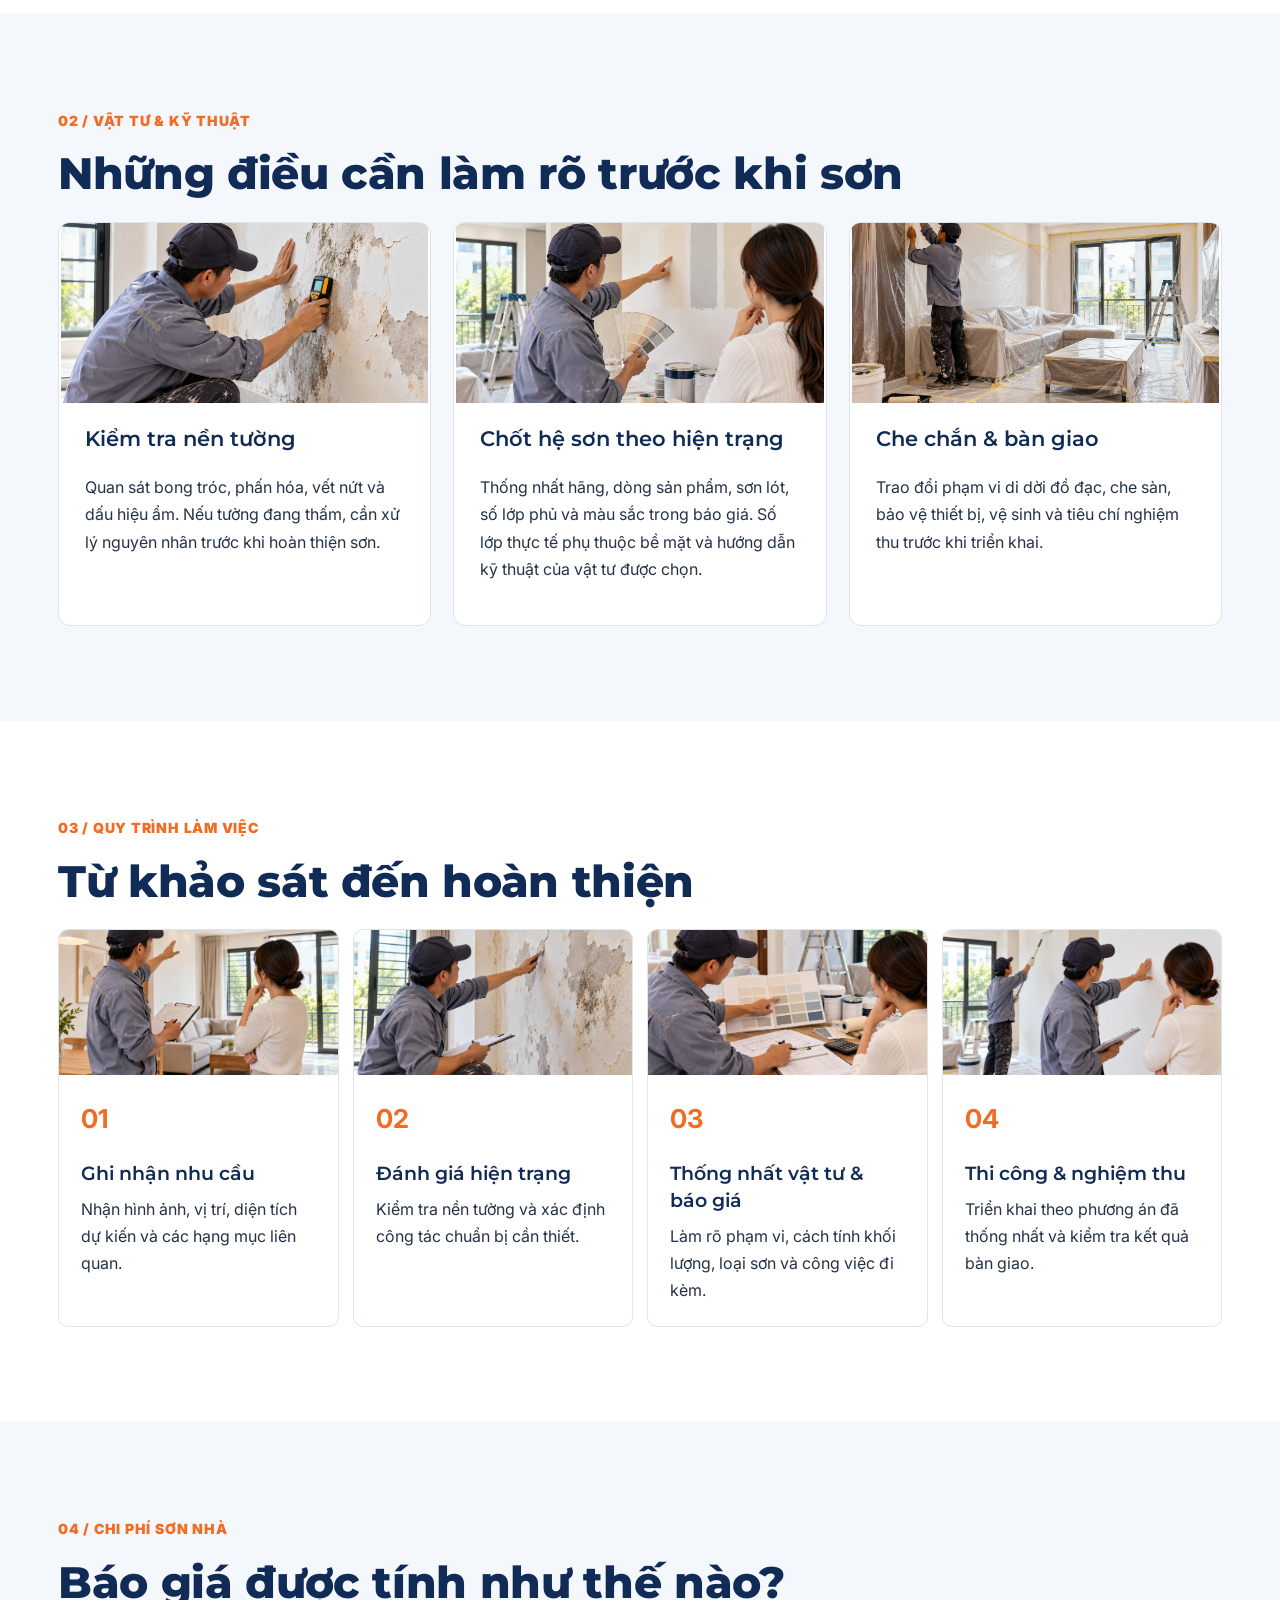
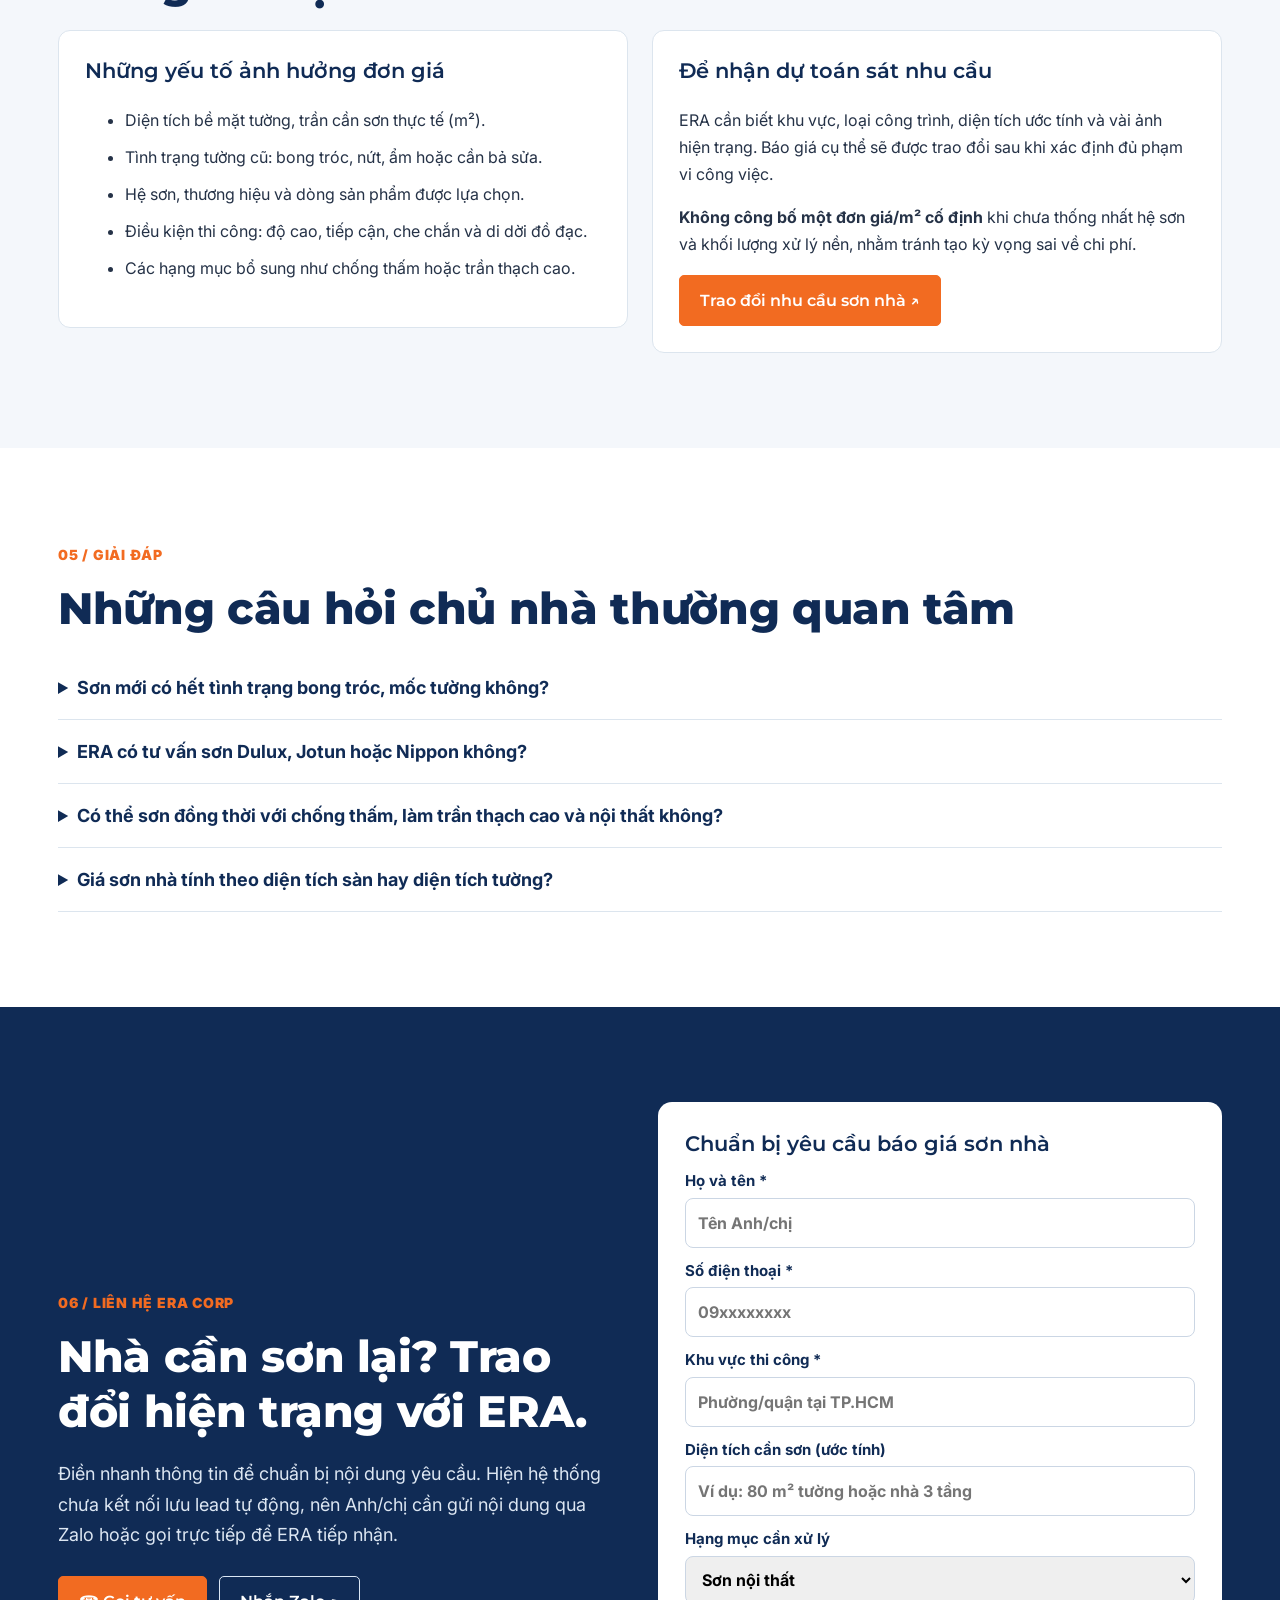
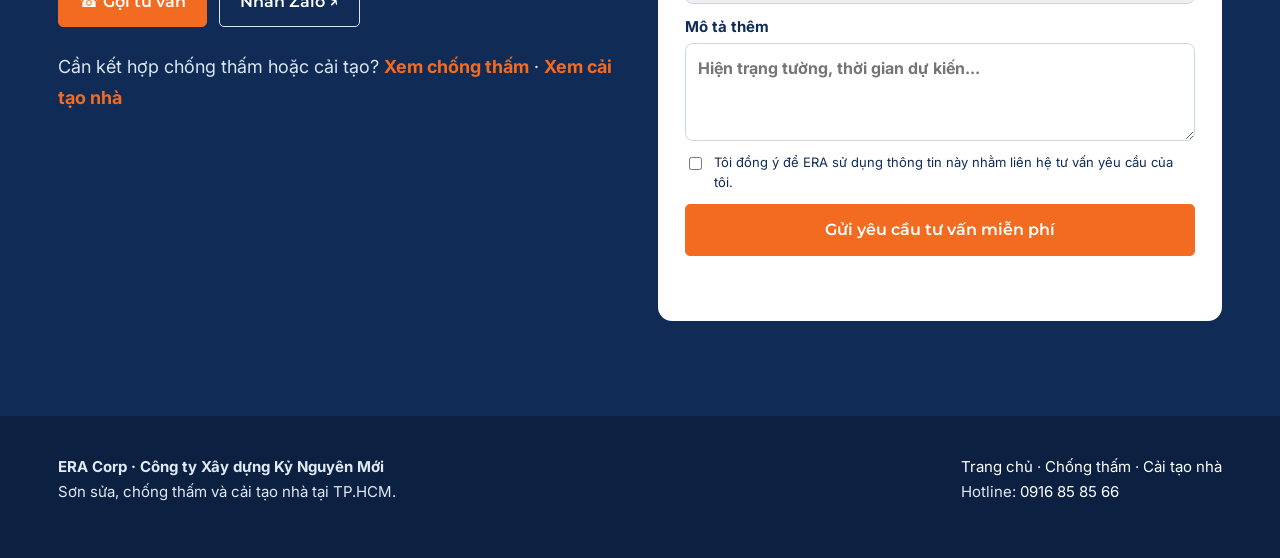
<file: son-nha/index.html>
<!doctype html><html lang="vi"><head><!-- Google Tag Manager --><script>(function(w,d,s,l,i){w[l]=w[l]||[];w[l].push({'gtm.start':new Date().getTime(),event:'gtm.js'});var f=d.getElementsByTagName(s)[0],j=d.createElement(s),dl=l!='dataLayer'?'&l='+l:'';j.async=true;j.src='https://www.googletagmanager.com/gtm.js?id='+i+dl;f.parentNode.insertBefore(j,f);})(window,document,'script','dataLayer','GTM-TDH3HC92');</script><!-- End Google Tag Manager --><meta charset="utf-8"><meta name="viewport" content="width=device-width,initial-scale=1"><title>Sơn nhà TP.HCM | Sơn nội ngoại thất, xử lý bong tróc – ERA Corp</title><meta name="description" content="ERA Corp tư vấn sơn nhà tại TP.HCM: sơn nội ngoại thất, xử lý tường bong tróc, lựa chọn vật tư và báo giá theo hiện trạng. Gọi 0916 85 85 66."><link rel="preconnect" href="https://fonts.googleapis.com"><link rel="preconnect" href="https://fonts.gstatic.com" crossorigin><link href="https://fonts.googleapis.com/css2?family=Inter:wght@400;500;600;700;800&family=Montserrat:wght@600;700;800;900&display=swap" rel="stylesheet"><link rel="canonical" href="https://eracorp.vn/son-nha/"><link rel="stylesheet" href="../assets/css/style.css?v=20261027eralogo1"><style>.paint-hero{background:#102b55;color:white;padding:65px 0}.paint-hero .paint-hero-grid{display:grid;grid-template-columns:1.05fr .95fr;gap:46px;align-items:center}.paint-hero h1{color:white;font-size:clamp(34px,4.2vw,58px);line-height:1.18;letter-spacing:-.6px}.paint-hero p{color:#e2eaf4;font-size:18px}.paint-hero img{display:block;width:100%;height:auto;aspect-ratio:16/9;object-fit:cover;object-position:center;border-radius:14px}.paint-actions{display:flex;flex-wrap:wrap;gap:12px;margin:25px 0}.paint-actions .btn-outline{border:1px solid #dbe7f4;background:transparent;color:white}.paint-kicker{color:#ff9b60;font-size:14px;font-weight:800;letter-spacing:1px}.paint-grid{display:grid;grid-template-columns:repeat(3,minmax(0,1fr));gap:22px}.paint-card{border:1px solid #dce5ee;border-radius:12px;background:white;overflow:hidden;box-shadow:0 9px 25px #122e4a0a}.paint-card img{display:block;width:100%;height:auto;aspect-ratio:4/3;object-fit:cover;object-position:center}.paint-card-body{padding:23px}.paint-card h3{font-size:22px;line-height:1.3}.paint-card p{font-size:16px}.paint-muted{background:#f4f7fb}.paint-steps{display:grid;grid-template-columns:repeat(4,minmax(0,1fr));gap:14px;counter-reset:step}.paint-step{padding:22px;border:1px solid #dce5ee;border-radius:10px;background:white}.paint-step strong{display:block;color:#f26b21;font-size:26px}.paint-step h3{font-size:19px;margin:8px 0}.paint-step p{font-size:15px;margin:0}.paint-price{display:grid;grid-template-columns:1fr 1fr;gap:24px;align-items:start}.paint-panel{background:white;border:1px solid #dce5ee;border-radius:12px;padding:26px}.paint-panel li{margin:10px 0}.paint-faq details{padding:18px 0;border-bottom:1px solid #dce5ee}.paint-faq summary{cursor:pointer;font-weight:700;color:#102b55;font-size:18px}.paint-faq p{margin:12px 0 0;font-size:16px}.paint-cta{background:#102b55;color:white}.paint-cta h2{color:white}.paint-cta p{color:#dce6f2}.paint-contact{display:grid;grid-template-columns:1fr 1fr;gap:35px;align-items:center}.paint-form{display:grid;gap:12px;background:white;border-radius:14px;padding:27px;color:#102b55}.paint-form h3{margin:0}.paint-form label{display:grid;gap:5px;font-size:15px;font-weight:700}.paint-form input,.paint-form select,.paint-form textarea{width:100%;font:inherit;font-size:16px;border:1px solid #cbd6e4;border-radius:8px;padding:12px}.paint-form .paint-form-hint{font-size:13px;color:#53647b}.paint-form .paint-output{display:none;white-space:pre-wrap;font-size:14px;color:#102b55;background:#f3f6fa;border:1px solid #d5e0ec;padding:12px;border-radius:8px}.paint-form .paint-output.is-visible{display:block}.paint-form .paint-copy{display:none}.paint-form .paint-copy.is-visible{display:inline-flex}.paint-disclosure{font-size:13px!important;line-height:1.5}.paint-service-link{color:#f26b21;font-weight:700}.paint-foot{background:#0c2141;color:#e0e9f4;padding:38px 0}.paint-foot a{color:white}.paint-foot-grid{display:flex;justify-content:space-between;gap:25px;flex-wrap:wrap}.paint-photo-note{font-size:13px;color:#637188;margin-top:10px}@media(max-width:900px){.paint-hero .paint-hero-grid,.paint-contact,.paint-price{grid-template-columns:1fr}.paint-grid{grid-template-columns:repeat(2,minmax(0,1fr))}.paint-steps{grid-template-columns:repeat(2,minmax(0,1fr))}}@media(max-width:600px){.paint-hero{padding:40px 0}.paint-grid,.paint-steps{grid-template-columns:1fr}.paint-hero h1{font-size:36px}.paint-form{padding:19px}.paint-hero img{aspect-ratio:16/9}.paint-actions .btn{width:100%}}/* Match homepage typography: Inter body, Montserrat headings, Vietnamese-safe spacing */body{font-family:'Inter',Arial,sans-serif;font-size:18px;line-height:1.7;font-synthesis:none}h1,h2,h3,.btn,.brandmark strong,.mobile-cta a{font-family:'Montserrat','Inter',Arial,sans-serif;font-synthesis:none;letter-spacing:0}.paint-hero h1{font-size:clamp(38px,4.7vw,62px);line-height:1.19;font-weight:800;letter-spacing:-.012em}.paint-hero p{font-size:18px;line-height:1.7}h2{font-size:clamp(29px,3.4vw,44px);line-height:1.25;font-weight:800;letter-spacing:-.008em}.paint-card h3,.paint-panel h3{font-size:21px;line-height:1.35}.paint-card p,.paint-panel p,.paint-panel li,.paint-faq p,.paint-step p{font-size:16px;line-height:1.7}.paint-step h3{font-size:19px}.paint-faq summary{font-size:18px;line-height:1.5}.paint-form label{font-size:15px;line-height:1.5}.paint-form input,.paint-form select,.paint-form textarea{font-family:'Inter',Arial,sans-serif;font-size:16px;line-height:1.5}.paint-form .paint-form-hint{font-size:14px;line-height:1.6}.paint-hero .paint-kicker{font-size:13px}.paint-hero .paint-actions .btn,.paint-form .btn{font-size:16px;line-height:1.45}.paint-foot{font-size:15px}.paint-photo-note{font-size:13px}@media(max-width:780px){body{font-size:16px}.paint-hero h1{font-size:clamp(34px,8.6vw,43px);line-height:1.23;letter-spacing:0}h2{font-size:clamp(28px,7vw,36px);line-height:1.28}.paint-hero p{font-size:16px}.paint-card p,.paint-panel p,.paint-panel li,.paint-faq p,.paint-step p{font-size:16px}.paint-hero .paint-actions .btn{font-size:16px}}@media(max-width:420px){.paint-hero h1{font-size:clamp(33px,9vw,39px)}}.paint-visual-grid .paint-panel,.paint-visual-steps .paint-step{overflow:hidden;padding-top:0}.paint-card-image,.paint-step-image{display:block;width:calc(100% + 48px);max-width:none;margin:0 -24px 22px;height:180px;object-fit:cover;background:#e9eef4}.paint-visual-steps .paint-step{position:relative}.paint-visual-steps .paint-step strong{display:inline-block;margin-bottom:12px}.paint-visual-steps .paint-step-image{height:145px}@media(max-width:780px){.paint-card-image{height:190px}.paint-step-image{height:170px}}.paint-hero-grid>div:last-child{min-width:0}.paint-hero-grid>div:last-child img{display:block;width:100%;height:auto;aspect-ratio:16/9;object-fit:cover;object-position:center}.paint-grid>.paint-card>img{display:block;width:100%;height:auto;aspect-ratio:4/3;object-fit:cover;object-position:center}@media(max-width:600px){.paint-hero-grid>div:last-child img{aspect-ratio:16/9}.paint-grid>.paint-card>img{aspect-ratio:4/3}}</style><link rel="icon" type="image/png" sizes="512x512" href="../assets/Biểu tượng chữ A hình học xanh navy.png"><link rel="apple-touch-icon" sizes="180x180" href="../assets/Biểu tượng chữ A vàng trên nền xanh tím than.png"></head><body><!-- Google Tag Manager (noscript) --><noscript><iframe src="https://www.googletagmanager.com/ns.html?id=GTM-TDH3HC92" height="0" width="0" style="display:none;visibility:hidden"></iframe></noscript><!-- End Google Tag Manager (noscript) --><div class="topstrip"><div class="wrap topinner"><span>ERA CORP · SƠN SỬA & CẢI TẠO NHÀ</span><a href="tel:0916858566">0916 85 85 66</a></div></div><header class="header"><div class="wrap nav"><a class="brandmark" href="../"><picture class="era-logo-picture"><source media="(max-width:780px)" srcset="../assets/Logo Eracorp Mobile nền trong suốt.png"><img class="era-logo-image" src="../assets/Logo Eracorp Destop nền trong suốt.png" alt="ERAcorp — Building Sustainable Value" width="600" height="200" decoding="async"></picture></a><nav class="links" id="era-navigation"><a href="../">Trang chủ</a><a href="./" aria-current="page">Sơn nhà</a><a href="../chong-tham/">Chống thấm</a><a href="../cai-tao-nha/">Cải tạo nhà</a><a href="https://solar.eracorp.vn/" target="_blank" rel="noopener noreferrer">ERA Solar ↗</a></nav><div class="navright"><a class="navphone" href="tel:0916858566">☎ 0916 85 85 66</a><a class="btn" href="#tu-van">Nhận báo giá</a><button class="menu-toggle" type="button" aria-label="Mở menu" aria-expanded="false" aria-controls="era-navigation">☰</button></div></div></header><main><section class="paint-hero"><div class="wrap paint-hero-grid"><div><div class="paint-kicker">SƠN NHÀ TẠI TP.HCM</div><h1>Sơn sửa nhà đẹp hơn, bắt đầu từ xử lý đúng bề mặt.</h1><p>Tường bong tróc, ố màu, nứt chân chim hay cần đổi màu không gian? Nếu Anh/chị đang tìm thợ sơn nhà TP.HCM để sơn lại nhà trọn gói, ERA sẽ trao đổi hiện trạng, tư vấn vật tư và xác định phạm vi thi công trước khi báo giá.</p><div class="paint-actions"><a class="btn btn-large" href="#tu-van">Nhận tư vấn & báo giá ↗</a><a class="btn btn-large btn-outline" href="tel:0916858566">☎ Gọi 0916 85 85 66</a></div><p style="font-size:14px">Sơn nội thất · Sơn ngoại thất · Xử lý tường cũ · Phối hợp chống thấm, trần và nội thất</p></div><div><img src="../assets/Phòng khách hiện đại ngập nắng.webp" alt="Không gian phòng khách nhà Việt Nam sáng thoáng sau sơn sửa" width="1600" height="900" fetchpriority="high"></div></div></section><section class="section"><div class="wrap"><div class="eyebrow">01 / NHU CẦU THƯỜNG GẶP</div><h2>Nhà anh/chị đang gặp vấn đề nào?</h2><div class="paint-grid"><article class="paint-card"><img src="../assets/Phòng ngủ hiện đại ngập nắng.webp" alt="Phòng ngủ sáng đẹp sau khi sơn lại" loading="lazy" width="1200" height="900"><div class="paint-card-body"><h3>Sơn lại phòng ở</h3><p>Đổi màu phòng ngủ, phòng khách hoặc làm mới nhà đang sử dụng. Cần trao đổi cách che chắn và bố trí thời gian thi công phù hợp.</p></div></article><article class="paint-card"><img src="../assets/Tường Bong Tróc Ẩm Mốc Bên Cửa Sổ.webp" alt="Tường cũ bong tróc và ẩm mốc bên cửa sổ" loading="lazy" width="1200" height="900"><div class="paint-card-body"><h3>Tường cũ bong tróc, ẩm mốc</h3><p>Không chỉ sơn phủ lên vết hư hỏng. Cần xác định tình trạng nền và nguyên nhân ẩm trước khi quyết định cạo bỏ, trám vá hay xử lý chống thấm.</p></div></article><article class="paint-card"><img src="../assets/Cải tạo phòng khách hiện đại.webp" alt="Phòng khách được sơn mới kết hợp cải tạo" loading="lazy" width="1200" height="900"><div class="paint-card-body"><h3>Sơn kết hợp cải tạo</h3><p>Nếu cần làm thêm trần thạch cao, chống thấm hoặc nội thất, hãy chọn nhiều hạng mục để ERA chuẩn bị phương án khảo sát đồng bộ.</p></div></article></div></div></section><section class="section paint-muted"><div class="wrap"><div class="eyebrow">02 / VẬT TƯ & KỸ THUẬT</div><h2>Những điều cần làm rõ trước khi sơn</h2><div class="paint-grid paint-visual-grid"><article class="paint-panel"><img class="paint-card-image" src="../assets/Kiểm tra tường bong tróc bằng thiết bị đo.webp" alt="Kỹ thuật viên kiểm tra độ ẩm và nền tường trước khi sơn" loading="lazy" width="1200" height="900"><h3>Kiểm tra nền tường</h3><p>Quan sát bong tróc, phấn hóa, vết nứt và dấu hiệu ẩm. Nếu tường đang thấm, cần xử lý nguyên nhân trước khi hoàn thiện sơn.</p></article><article class="paint-panel"><img class="paint-card-image" src="../assets/Tư vấn chọn màu sơn nội thất.webp" alt="Tư vấn chọn hệ sơn và màu sơn theo hiện trạng" loading="lazy" width="1200" height="900"><h3>Chốt hệ sơn theo hiện trạng</h3><p>Thống nhất hãng, dòng sản phẩm, sơn lót, số lớp phủ và màu sắc trong báo giá. Số lớp thực tế phụ thuộc bề mặt và hướng dẫn kỹ thuật của vật tư được chọn.</p></article><article class="paint-panel"><img class="paint-card-image" src="../assets/Cải tạo phòng khách phủ bạt bảo vệ.webp" alt="Che chắn đồ đạc và bảo vệ nội thất trước khi sơn" loading="lazy" width="1200" height="900"><h3>Che chắn & bàn giao</h3><p>Trao đổi phạm vi di dời đồ đạc, che sàn, bảo vệ thiết bị, vệ sinh và tiêu chí nghiệm thu trước khi triển khai.</p></article></div></div></section><section class="section" id="quy-trinh"><div class="wrap"><div class="eyebrow">03 / QUY TRÌNH LÀM VIỆC</div><h2>Từ khảo sát đến hoàn thiện</h2><div class="paint-steps paint-visual-steps"><article class="paint-step"><img class="paint-step-image" src="../assets/Tư vấn cải tạo nhà hiện đại.webp" alt="Tiếp nhận nhu cầu sơn sửa nhà từ khách hàng" loading="lazy" width="1200" height="900"><strong>01</strong><h3>Ghi nhận nhu cầu</h3><p>Nhận hình ảnh, vị trí, diện tích dự kiến và các hạng mục liên quan.</p></article><article class="paint-step"><img class="paint-step-image" src="../assets/Kiểm tra tường hư hỏng khi cải tạo.webp" alt="Khảo sát và đánh giá hiện trạng tường cần sơn" loading="lazy" width="1200" height="900"><strong>02</strong><h3>Đánh giá hiện trạng</h3><p>Kiểm tra nền tường và xác định công tác chuẩn bị cần thiết.</p></article><article class="paint-step"><img class="paint-step-image" src="../assets/Tư vấn chọn màu sơn nội thất (1).webp" alt="Trao đổi lựa chọn vật tư và báo giá sơn nhà" loading="lazy" width="1200" height="900"><strong>03</strong><h3>Thống nhất vật tư & báo giá</h3><p>Làm rõ phạm vi, cách tính khối lượng, loại sơn và công việc đi kèm.</p></article><article class="paint-step"><img class="paint-step-image" src="../assets/Kiểm tra hoàn thiện căn phòng mới sơn.webp" alt="Kiểm tra hoàn thiện và nghiệm thu phòng mới sơn" loading="lazy" width="1200" height="900"><strong>04</strong><h3>Thi công & nghiệm thu</h3><p>Triển khai theo phương án đã thống nhất và kiểm tra kết quả bàn giao.</p></article></div></div></section><section class="section paint-muted"><div class="wrap"><div class="eyebrow">04 / CHI PHÍ SƠN NHÀ</div><h2>Báo giá được tính như thế nào?</h2><div class="paint-price"><div class="paint-panel"><h3>Những yếu tố ảnh hưởng đơn giá</h3><ul><li>Diện tích bề mặt tường, trần cần sơn thực tế (m²).</li><li>Tình trạng tường cũ: bong tróc, nứt, ẩm hoặc cần bả sửa.</li><li>Hệ sơn, thương hiệu và dòng sản phẩm được lựa chọn.</li><li>Điều kiện thi công: độ cao, tiếp cận, che chắn và di dời đồ đạc.</li><li>Các hạng mục bổ sung như chống thấm hoặc trần thạch cao.</li></ul></div><div class="paint-panel"><h3>Để nhận dự toán sát nhu cầu</h3><p>ERA cần biết khu vực, loại công trình, diện tích ước tính và vài ảnh hiện trạng. Báo giá cụ thể sẽ được trao đổi sau khi xác định đủ phạm vi công việc.</p><p><strong>Không công bố một đơn giá/m² cố định</strong> khi chưa thống nhất hệ sơn và khối lượng xử lý nền, nhằm tránh tạo kỳ vọng sai về chi phí.</p><a class="btn" href="#tu-van">Trao đổi nhu cầu sơn nhà ↗</a></div></div></div></section><section class="section paint-faq"><div class="wrap"><div class="eyebrow">05 / GIẢI ĐÁP</div><h2>Những câu hỏi chủ nhà thường quan tâm</h2><details><summary>Sơn mới có hết tình trạng bong tróc, mốc tường không?</summary><p>Không nhất thiết. Nếu nguyên nhân là thấm nước hoặc độ ẩm nền cao, cần xác định và xử lý nguồn ẩm trước khi sơn. Sơn phủ đơn thuần có thể không giải quyết được nguyên nhân.</p></details><details><summary>ERA có tư vấn sơn Dulux, Jotun hoặc Nippon không?</summary><p>Đây là các thương hiệu khách có thể đề xuất khi trao đổi. Loại vật tư sử dụng cần được ERA xác nhận theo từng công trình và thể hiện rõ trong báo giá.</p></details><details><summary>Có thể sơn đồng thời với chống thấm, làm trần thạch cao và nội thất không?</summary><p>Có thể trao đổi nhiều hạng mục trong một yêu cầu để lên phương án phối hợp. Phạm vi và lịch thi công cụ thể sẽ được xác nhận sau khi đánh giá hiện trạng.</p></details><details><summary>Giá sơn nhà tính theo diện tích sàn hay diện tích tường?</summary><p>Đơn giá sơn thường cần dựa trên diện tích bề mặt thực tế và công tác xử lý đi kèm. Diện tích sàn chỉ có thể dùng để ước tính sơ bộ khi chưa đo đạc.</p></details></div></section><section class="section paint-cta" id="tu-van"><div class="wrap paint-contact"><div><div class="eyebrow">06 / LIÊN HỆ ERA CORP</div><h2>Nhà cần sơn lại? Trao đổi hiện trạng với ERA.</h2><p>Điền nhanh thông tin để chuẩn bị nội dung yêu cầu. Hiện hệ thống chưa kết nối lưu lead tự động, nên Anh/chị cần gửi nội dung qua Zalo hoặc gọi trực tiếp để ERA tiếp nhận.</p><div class="paint-actions"><a class="btn" href="tel:0916858566">☎ Gọi tư vấn</a><a class="btn btn-outline" href="https://zalo.me/0916858566" target="_blank" rel="noopener noreferrer">Nhắn Zalo ↗</a></div><p>Cần kết hợp chống thấm hoặc cải tạo? <a class="paint-service-link" href="../chong-tham/">Xem chống thấm</a> · <a class="paint-service-link" href="../cai-tao-nha/">Xem cải tạo nhà</a></p></div><form class="paint-form" id="paintLeadForm" data-lead-form data-service="Sơn sửa nhà"><h3>Chuẩn bị yêu cầu báo giá sơn nhà</h3><label>Họ và tên *<input name="name" required maxlength="100" autocomplete="name" placeholder="Tên Anh/chị"></label><label>Số điện thoại *<input name="phone" required type="tel" pattern="0[0-9]{9}" title="Nhập 10 chữ số bắt đầu bằng 0" inputmode="tel" autocomplete="tel" placeholder="09xxxxxxxx"></label><label>Khu vực thi công *<input name="area" required maxlength="100" placeholder="Phường/quận tại TP.HCM"></label><label>Diện tích cần sơn (ước tính)<input name="size" maxlength="100" placeholder="Ví dụ: 80 m² tường hoặc nhà 3 tầng"></label><label>Hạng mục cần xử lý<select name="detail"><option>Sơn nội thất</option><option>Sơn ngoại thất</option><option>Sơn toàn nhà</option><option>Xử lý tường bong tróc</option><option>Sơn kết hợp chống thấm/cải tạo</option></select></label><label>Mô tả thêm<textarea name="message" rows="3" placeholder="Hiện trạng tường, thời gian dự kiến..."></textarea></label><label style="display:flex;align-items:flex-start;gap:9px;font-size:13px;font-weight:400"><input style="width:auto;margin-top:4px" type="checkbox" required name="consent"> Tôi đồng ý để ERA sử dụng thông tin này nhằm liên hệ tư vấn yêu cầu của tôi.</label><button class="btn" type="submit">Gửi yêu cầu tư vấn miễn phí</button><p data-lead-feedback role="status" aria-live="polite" style="margin-top:12px;font-size:14px"></p></form></div></section></main><footer class="paint-foot"><div class="wrap paint-foot-grid"><div><strong>ERA Corp · Công ty Xây dựng Kỷ Nguyên Mới</strong><p>Sơn sửa, chống thấm và cải tạo nhà tại TP.HCM.</p></div><div><a href="../">Trang chủ</a> · <a href="../chong-tham/">Chống thấm</a> · <a href="../cai-tao-nha/">Cải tạo nhà</a><p>Hotline: <a href="tel:0916858566">0916 85 85 66</a></p></div></div></footer><div class="mobile-cta"><a href="tel:0916858566" data-contact="phone">☎ Gọi tư vấn</a><a href="https://zalo.me/0916858566" target="_blank" rel="noopener noreferrer" data-contact="zalo">Nhắn Zalo ↗</a></div><script src="../assets/js/main.js?v=20261026popup2" defer></script></body></html>
</file>
<file: assets/css/style.css>
:root{--navy:#102b55;--blue:#0d3970;--orange:#f26b21;--text:#253247;--soft:#f5f7fa}*{box-sizing:border-box}html{scroll-behavior:smooth}body{margin:0;font-family:Arial,sans-serif;color:var(--text);line-height:1.65}a{text-decoration:none;color:inherit}img{max-width:100%;display:block}.wrap{max-width:1220px;padding:0 28px;margin:auto}.topstrip{background:#102b55;color:#dce7f7;font-size:11px;font-weight:700;letter-spacing:1px}.topinner{display:flex;justify-content:space-between;padding-top:8px;padding-bottom:8px}.header{background:white;position:sticky;top:0;z-index:20;border-bottom:1px solid #e9edf3}.nav{height:84px;display:flex;justify-content:space-between;align-items:center;gap:20px}.brandmark{display:flex;align-items:center;gap:9px;color:var(--navy)}.brandmark strong{font-size:39px;line-height:1;font-weight:900;letter-spacing:-2px}.brandmark strong span{color:var(--orange)}.brandmark small{font-size:10px;line-height:1.25;font-weight:800}.links{display:flex;gap:22px;align-items:center;font-size:14px;font-weight:700}.links a:hover,.textlink:hover{color:var(--orange)}.navright{display:flex;align-items:center;gap:14px}.navphone{font-weight:800;color:var(--navy);white-space:nowrap;font-size:13px}.btn{display:inline-flex;justify-content:center;align-items:center;gap:12px;padding:13px 20px;background:var(--orange);color:white;border:1px solid var(--orange);border-radius:5px;font-size:14px;font-weight:800;cursor:pointer}.btn-large{padding:17px 23px}.btn-ghost{background:transparent;border-color:#ffffff90;color:white}.btn-ghost-dark{background:transparent;border-color:#8ba5c9;color:var(--navy)}.menu-toggle{display:none}.newhero{background:#102b55;color:white;overflow:hidden}.herowrap{display:grid;grid-template-columns:1fr 1fr;min-height:610px;gap:40px;align-items:center}.hero-copy{padding:55px 0}.pill{display:inline-block;color:#ffb77b;border:1px solid #ffffff30;border-radius:30px;padding:8px 14px;font-size:11px;font-weight:800;letter-spacing:1.2px}h1,h2,h3,p{margin-top:0}h1{font-size:clamp(38px,4.8vw,67px);line-height:1.13;letter-spacing:-2px;margin:27px 0}h1 em{font-style:normal;color:#ff985b}.hero-desc{font-size:17px;max-width:550px;color:#d7e3f3}.hero-buttons{display:flex;flex-wrap:wrap;gap:12px;margin:30px 0}.trustline{display:flex;gap:14px;flex-wrap:wrap;font-size:12px;color:#c9d9ec}.hero-photo{height:490px;position:relative;border-radius:12px;overflow:hidden;box-shadow:0 25px 65px #03142d80}.hero-photo img{height:100%;width:100%;object-fit:cover}.photo-tag{position:absolute;bottom:22px;left:22px;display:flex;flex-direction:column;background:#fff;color:var(--navy);padding:13px 18px;border-radius:5px}.photo-tag b{font-size:18px}.photo-tag span{font-size:12px}.introline{background:#f4f6fa;border-bottom:1px solid #e2e7ef}.intro-grid{display:grid;grid-template-columns:1fr 2fr;align-items:center;gap:50px;padding-top:26px;padding-bottom:26px}.intro-grid b{font-size:17px;color:var(--navy);letter-spacing:1px}.intro-grid p{margin:0;font-size:15px}.section{padding:95px 0}.section-heading{display:flex;justify-content:space-between;align-items:end;gap:40px;margin-bottom:37px}.section-heading p{max-width:400px}.eyebrow{font-size:12px;color:var(--orange);font-weight:900;letter-spacing:1.5px;margin-bottom:15px}h2{font-size:clamp(30px,3.4vw,46px);line-height:1.2;letter-spacing:-1.2px;color:var(--navy);margin-bottom:20px}h3{color:var(--navy)}.service-grid{display:grid;grid-template-columns:repeat(3,1fr);gap:22px}.service-card{background:white;border:1px solid #e3e9f1;box-shadow:0 12px 32px #142c4810;overflow:hidden;border-radius:8px;transition:transform .2s}.service-card:hover{transform:translateY(-5px)}.service-img{height:245px;position:relative;overflow:hidden;background:#e6edf4}.service-img img{width:100%;height:100%;object-fit:cover}.service-img span{position:absolute;top:15px;left:15px;background:var(--orange);color:white;padding:4px 13px;font-weight:800}.service-body{padding:23px;display:flex;justify-content:space-between;gap:14px}.service-body h3{font-size:22px;margin-bottom:8px}.service-body p{font-size:14px;color:#637188;margin:0}.arrow{font-size:28px;color:var(--orange)}.disclaimer,.small-note{font-size:12px;color:#718198;margin-top:15px}.process{background:#f4f7fb}.steps{display:grid;grid-template-columns:repeat(4,1fr);gap:20px;margin-top:35px}.steps>div{background:white;border-radius:8px;padding:27px;border:1px solid #e3e9f1}.steps span{font-size:34px;font-weight:900;color:#e0e8f4}.steps h3{font-size:18px;margin:12px 0}.steps p{font-size:14px;color:#627188;margin:0}.pain-grid{display:grid;grid-template-columns:1fr 1fr;gap:80px}.pain-grid>div>p{color:#617188}.textlink{color:var(--blue);font-weight:800}.qa details{border-bottom:1px solid #dbe3ee;padding:18px 0}.qa summary{cursor:pointer;font-weight:800;color:var(--navy)}.qa details p{margin:12px 0 0;color:#64748b}.contact-section{background:#eaf1f8}.contact-grid{display:grid;grid-template-columns:1fr 420px;gap:65px;align-items:start}.contact-grid>div>p{max-width:500px}.contact-links{display:flex;gap:12px;flex-wrap:wrap;margin-top:30px}.lead-form{background:white;border-radius:10px;padding:27px;box-shadow:0 15px 50px #102b5519}.lead-form h3{font-size:22px}.lead-form label{display:block;font-size:13px;font-weight:700;margin:12px 0}.lead-form input,.lead-form select,.lead-form textarea{display:block;width:100%;border:1px solid #d0dae7;border-radius:5px;padding:12px;margin-top:6px;font:inherit;font-size:14px}.lead-form button[type=submit]{width:100%;opacity:1;cursor:pointer;transition:opacity .2s ease,transform .2s ease}.lead-form button[type=submit]:hover:not(:disabled){filter:brightness(.97);transform:translateY(-1px)}.lead-form button[type=submit]:disabled{opacity:.65;cursor:wait;transform:none}.footer{background:#0c2346;color:#d9e4f2;padding:65px 0 25px}.footer .brandmark,.footer h3{color:white}.footer-grid{display:grid;grid-template-columns:2fr 1fr 1fr;gap:50px}.footer-grid a{display:block;margin:9px 0}.footer-grid a:hover{color:#ff985b}.copyright{border-top:1px solid #ffffff25;margin-top:38px;padding-top:20px;font-size:12px}.mobile-cta{display:none}@media(max-width:1050px){.navphone{display:none}.links{gap:12px;font-size:12px}.navright>.btn{display:none}}@media(max-width:780px){.wrap{padding-left:18px;padding-right:18px}.topstrip{font-size:9px}.topinner span{max-width:190px}.nav{height:67px}.brandmark strong{font-size:33px}.brandmark small{font-size:8px}.menu-toggle{display:block;background:#f2f5fa;border:1px solid #dbe3ed;border-radius:6px;font-size:24px;padding:3px 12px;cursor:pointer}.links{display:none;position:absolute;top:100%;left:0;right:0;background:white;padding:20px;flex-direction:column;align-items:stretch;box-shadow:0 15px 25px #102b5520;gap:16px;font-size:15px}.links.is-open{display:flex}.herowrap,.intro-grid,.pain-grid,.contact-grid{grid-template-columns:1fr;gap:24px}.herowrap{padding-top:15px;padding-bottom:35px}.hero-copy{padding:40px 0 0}.hero-photo{height:300px}.hero-desc{font-size:16px}.section{padding:64px 0}.section-heading{display:block}.service-grid{grid-template-columns:1fr}.service-img{height:220px}.steps{grid-template-columns:1fr 1fr}.contact-grid{gap:35px}.footer-grid{grid-template-columns:1fr 1fr;gap:22px}.footer-grid>div:first-child{grid-column:span 2}.mobile-cta{display:flex;position:fixed;bottom:0;left:0;right:0;z-index:25;background:white;gap:8px;padding:10px;box-shadow:0 -5px 25px #0c234622}.mobile-cta a{flex:1;text-align:center;background:var(--orange);color:white;font-size:14px;font-weight:800;padding:12px 8px;border-radius:5px}.mobile-cta a:first-child{background:var(--navy)}.footer{padding-bottom:100px}}@media(max-width:420px){.steps{grid-template-columns:1fr}.hero-buttons .btn{width:100%}h1{font-size:40px}.topinner{gap:12px}}
/* Typography system aligned to ERA Solar (Inter + Montserrat), tuned for Vietnamese */
:root{--era-font-body:'Inter',Arial,sans-serif;--era-font-heading:'Montserrat','Inter',Arial,sans-serif}html{-webkit-text-size-adjust:100%;text-size-adjust:100%}body{font-family:var(--era-font-body);font-size:16px;line-height:1.65;font-synthesis:none}h1,h2,h3,.brandmark strong,.btn,.mobile-cta a{font-family:var(--era-font-heading);font-synthesis:none}h1{font-size:clamp(38px,4.7vw,62px);font-weight:800;line-height:1.19;letter-spacing:-.018em}h2{font-size:clamp(29px,3.4vw,44px);font-weight:800;line-height:1.25;letter-spacing:-.012em}h3{font-weight:700;line-height:1.35;letter-spacing:0}.brandmark strong{letter-spacing:-.02em}.hero-desc{font-family:var(--era-font-body);font-size:17px;line-height:1.72}.intro-grid p,.section-heading p,.pain-grid>div>p,.contact-grid>div>p{font-size:16px;line-height:1.7}.service-body p,.steps p,.qa details p{font-size:15px;line-height:1.7}.links{font-family:var(--era-font-body);font-size:13px;font-weight:600}.btn{font-size:13px;font-weight:800;letter-spacing:0;line-height:1.45}.lead-form input,.lead-form select,.lead-form textarea{font-family:var(--era-font-body);font-size:15px;line-height:1.5}.lead-form label{font-family:var(--era-font-body);font-size:14px}.eyebrow,.pill{letter-spacing:.07em}.service-body h3{font-size:21px}.trustline{font-size:13px}.disclaimer,.small-note{font-size:13px;line-height:1.6}@media(max-width:780px){h1{font-size:clamp(34px,8.6vw,43px);line-height:1.23;letter-spacing:-.012em}h2{font-size:clamp(28px,7vw,36px);line-height:1.28}.hero-desc{font-size:16px}.links{font-size:15px}.btn{font-size:13px}.service-body p,.steps p{font-size:15px}}@media(max-width:420px){h1{font-size:clamp(33px,9vw,39px)}}

/* ERA Corp readable typography scale v2 — based on customer review, aligned with ERA Solar */
:root{--era-body-size:18px;--era-body-mobile:16px}body{font-family:'Inter',Arial,sans-serif;font-size:var(--era-body-size);line-height:1.7}h1,h2,h3,.brandmark strong,.btn,.mobile-cta a{font-family:'Montserrat','Inter',Arial,sans-serif}h1{font-size:clamp(48px,4.4vw,56px);font-weight:700;line-height:1.23;letter-spacing:-.01em}h2{font-size:clamp(32px,3vw,36px);font-weight:700;line-height:1.3;letter-spacing:-.005em}h3{font-weight:600;line-height:1.4;letter-spacing:0}.service-body h3{font-size:23px}.steps h3{font-size:22px}.hero-desc{font-size:18px;line-height:1.75}.intro-grid p,.section-heading p,.pain-grid>div>p,.contact-grid>div>p{font-size:18px;line-height:1.75}.service-body p,.steps p,.qa details p{font-size:17px;line-height:1.7}.btn{font-size:16px;font-weight:600;line-height:1.45;letter-spacing:0}.links{font-size:14px;line-height:1.5}.lead-form label{font-size:16px}.lead-form input,.lead-form select,.lead-form textarea{font-size:16px}.lead-form h3{font-size:23px}.eyebrow,.pill{font-size:14px;letter-spacing:.055em}.trustline{font-size:14px}.disclaimer,.small-note{font-size:13px}.footer p,.footer a{font-size:15px}.photo-tag span{font-size:13px}@media(max-width:780px){body{font-size:16px;line-height:1.7}h1{font-size:clamp(32px,8.3vw,34px);line-height:1.3;letter-spacing:0}h2{font-size:clamp(24px,6.5vw,26px);line-height:1.35;letter-spacing:0}.service-body h3,.steps h3,.lead-form h3{font-size:19px}.hero-desc,.intro-grid p,.section-heading p,.pain-grid>div>p,.contact-grid>div>p,.service-body p,.steps p,.qa details p{font-size:16px;line-height:1.75}.btn,.mobile-cta a{font-size:16px}.links{font-size:16px}.eyebrow,.pill{font-size:12px}.lead-form label,.lead-form input,.lead-form select,.lead-form textarea{font-size:16px}.footer p,.footer a{font-size:15px}.trustline{font-size:13px}}

/* Visual workflow for ERA Corp */
.step-card{overflow:hidden;padding:0 0 25px!important}.step-visual{height:150px;background:linear-gradient(135deg,#eaf2fa,#d5e4f3);display:flex;align-items:center;justify-content:center;position:relative;color:#0f2c59}.step-visual svg{width:78px;height:78px;filter:drop-shadow(0 8px 12px #0f2c5920)}.step-visual span{position:absolute;left:20px;bottom:14px;font-family:Montserrat,Inter,sans-serif;font-size:25px;font-weight:800;color:#f26b21}.step-card h3,.step-card p{margin-left:23px;margin-right:23px}.step-card h3{margin-top:20px}.step-card p{margin-bottom:0}.service-img img{object-position:center}

/* Four photo cards: keep fallback illustration until each image asset is uploaded */
.process .steps{display:grid;grid-template-columns:repeat(4,minmax(0,1fr));gap:18px}.process .step-card{min-width:0;transition:transform .22s ease,box-shadow .22s ease}.process .step-visual{height:auto;aspect-ratio:761/505;overflow:hidden;position:relative}.process .step-visual>img{display:block;width:100%;height:100%;object-fit:cover}.process .step-visual>img[hidden]{display:none}.process .step-image-fallback{width:100%;height:100%;display:flex;align-items:center;justify-content:center}.process .step-image-fallback[hidden]{display:none}.process .step-image-fallback svg{width:78px;height:78px}.process .step-number{position:absolute;left:14px;bottom:12px;display:inline-flex;align-items:center;justify-content:center;width:42px;height:42px;border-radius:10px;background:#fff;color:#0f2c59;font-size:20px;font-weight:800;box-shadow:0 3px 14px #0002}.process .step-card h3{font-size:21px}.process .step-card p{font-size:16px}@media(hover:hover) and (pointer:fine){.process .step-card:hover{transform:translateY(-4px);box-shadow:0 18px 34px #0f2c5918}}@media(max-width:800px){.process .steps{display:flex;overflow-x:auto;scroll-snap-type:x mandatory;gap:14px;padding-bottom:18px;overscroll-behavior-inline:contain;scrollbar-width:thin}.process .step-card{flex:0 0 min(84vw,340px);scroll-snap-align:start}.process .step-card h3{font-size:19px}.process .step-card p{font-size:16px}}

/* CRO: replace disabled lead form with a functional contact route */
.quick-contact{display:flex;flex-direction:column;align-items:flex-start;gap:12px}.quick-contact h3{margin:0}.quick-contact p{font-size:16px;line-height:1.65;margin:0}.quick-contact ol{margin:4px 0 10px;padding-left:22px}.quick-contact li{font-size:16px;line-height:1.65;margin:8px 0}.quick-contact .btn{width:100%;text-align:center}.process-intro{max-width:700px;font-size:17px;line-height:1.7;margin:12px 0 25px}.process .disclaimer{margin-top:12px}@media(max-width:780px){.process-intro{font-size:16px}}

/* ERA Corp compact lead form */
.era-request-form{display:grid;gap:14px}.era-request-form h3{margin:0}.era-request-form .form-intro{font-size:15px;line-height:1.65;margin:0}.era-request-form label{display:grid;gap:7px;font-size:15px;font-weight:600}.era-request-form label>span[aria-hidden]{color:#db6023}.era-request-form input:not([type=checkbox]),.era-request-form select,.era-request-form textarea{width:100%;min-width:0;border:1px solid #ccd6e2;border-radius:9px;padding:12px 13px;background:white;color:#132c4f;font:400 16px/1.5 Inter,Arial,sans-serif}.era-request-form input:focus-visible,.era-request-form select:focus-visible,.era-request-form textarea:focus-visible{outline:2px solid #f26b21;outline-offset:2px}.era-request-form .form-two-col{display:grid;grid-template-columns:1fr 1fr;gap:12px}.era-request-form .form-consent{display:flex;align-items:flex-start;gap:9px;font-size:13px;font-weight:400;line-height:1.55}.era-request-form .form-consent input{width:18px;height:18px;flex:0 0 18px;margin-top:2px}.era-request-form .form-feedback{font-size:13px;line-height:1.6;margin:0}.era-request-form .form-handoff{display:grid;gap:10px;padding:14px;border:1px solid #cbd7e4;border-radius:12px;background:#f5f8fc}.era-request-form .form-handoff[hidden]{display:none}.era-request-form .form-handoff p{margin:0;font-size:14px;line-height:1.6}.era-request-form .form-handoff textarea{font-size:14px}.era-request-form .form-handoff .btn{text-align:center}@media(max-width:600px){.era-request-form .form-two-col{grid-template-columns:1fr}}

.service-picks{border:0;padding:0;margin:0}.service-picks legend{font-weight:700}.service-picks-grid{display:grid;grid-template-columns:1fr 1fr;gap:10px}.era-request-form .service-picks-grid label{display:flex;align-items:center;gap:10px;padding:12px;border:1px solid #ccd6e2;border-radius:9px;background:white;font-size:14px;cursor:pointer}.service-picks-grid input{width:18px;height:18px;accent-color:#f26b21}.service-picks-grid label:has(input:checked){border-color:#f26b21;background:#fff7f1}@media(max-width:480px){.service-picks-grid{grid-template-columns:1fr}}

/* ERAcorp identity: responsive logos, preserving existing navigation layout */
.brandmark:has(.era-logo-picture),.era-logo-link{display:inline-flex;align-items:center;flex:0 0 auto;line-height:1}
.era-logo-picture{display:block;width:200px;max-width:100%}
.era-logo-image{display:block;width:100%;height:auto;max-height:68px;object-fit:contain;object-position:left center}
.footer .era-logo-picture{background:#fff;border-radius:5px;padding:6px;width:205px}
.footer .era-logo-image{max-height:68px}
@media(max-width:1050px){.era-logo-picture{width:174px}}
@media(max-width:780px){.era-logo-picture{width:150px}.era-logo-image{max-height:52px}.footer .era-logo-picture{width:170px}}
@media(max-width:390px){.era-logo-picture{width:134px}}
</file>
